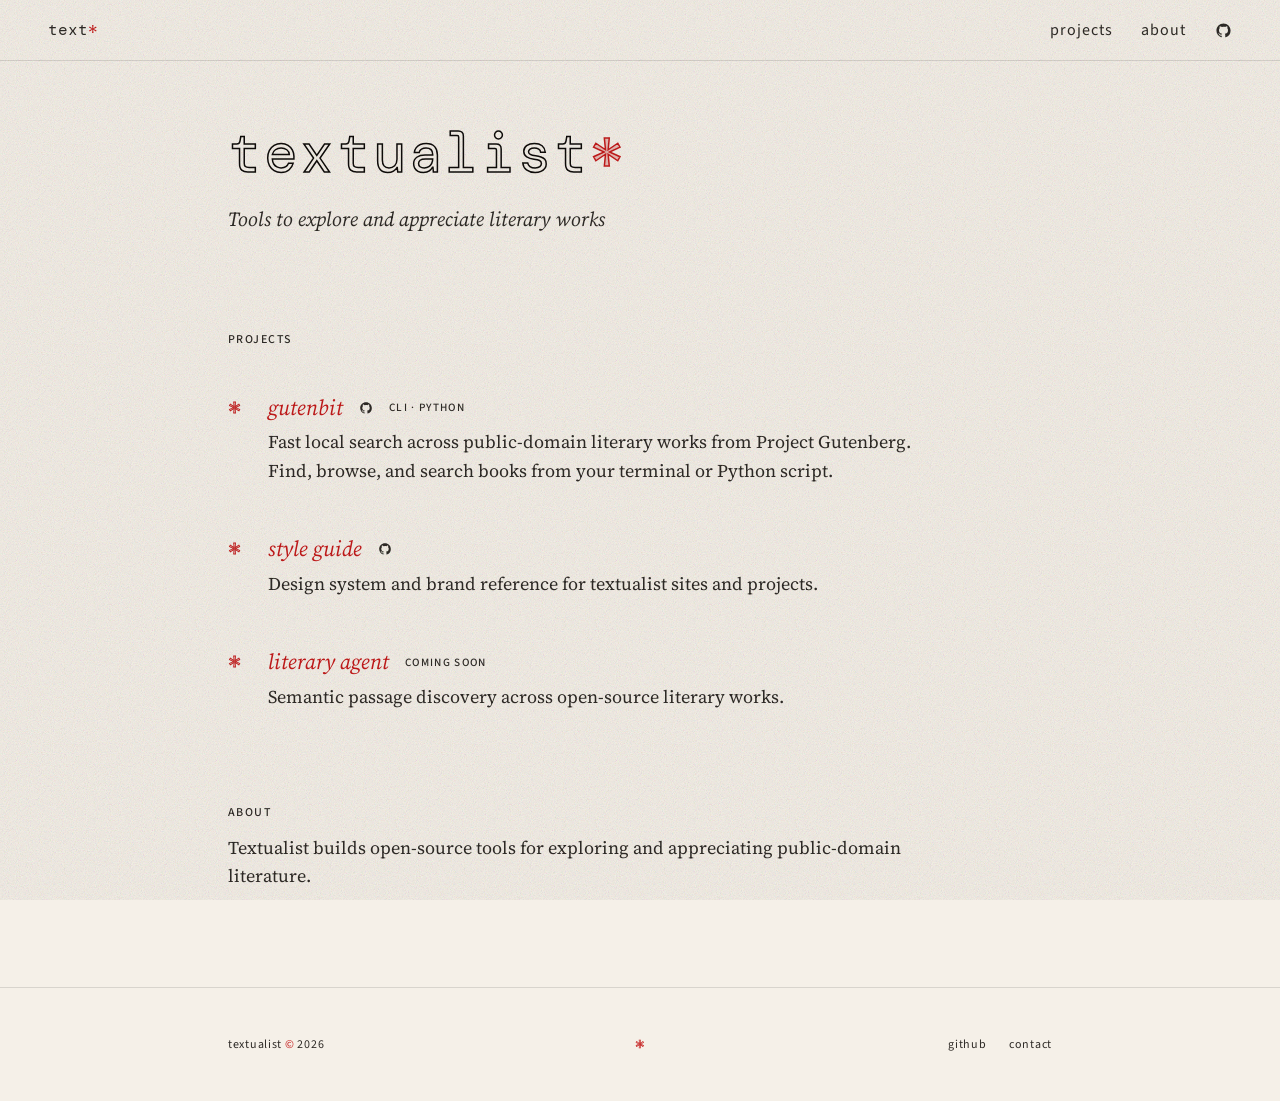
<file: index.html>
<!DOCTYPE html>
<html lang="en">
<head>
<meta charset="UTF-8">
<meta name="viewport" content="width=device-width, initial-scale=1.0, viewport-fit=cover">
<meta name="theme-color" content="#f5f0e8" media="(prefers-color-scheme: light)">
<meta name="theme-color" content="#1a1510" media="(prefers-color-scheme: dark)">
<link rel="icon" href="assets/favicon.svg" type="image/svg+xml">
<title>textualist</title>
<link rel="preconnect" href="https://fonts.googleapis.com">
<link href="https://fonts.googleapis.com/css2?family=DM+Mono:wght@400&family=Source+Sans+3:ital,wght@0,300;0,400;0,500;0,600;0,700;1,300;1,400;1,500&family=Source+Serif+4:ital,opsz,wght@0,8..60,200;0,8..60,300;0,8..60,400;0,8..60,500;0,8..60,600;0,8..60,700;1,8..60,200;1,8..60,300;1,8..60,400;1,8..60,500;1,8..60,600;1,8..60,700&display=swap" rel="stylesheet">
<link rel="stylesheet" href="css/tokens.css">
<style>
  /* ═══════════════════════════════════════
     Hero
     ═══════════════════════════════════════ */
  .hero {
    padding: 4rem 3rem 2rem;
    max-width: 920px;
    margin: 0 auto;
  }

  .hero-title {
    font-family: var(--mono);
    font-size: clamp(2.2rem, 5.5vw, 3.5rem);
    font-weight: 400;
    line-height: 1;
    letter-spacing: 0.04em;
    -webkit-text-stroke: 1.5px var(--ink);
    color: transparent;
    margin-bottom: 1.4rem;
  }
  .hero-star {
    color: rgba(196,26,26,0.25);
    -webkit-text-stroke: 1.5px var(--red);
  }

  .hero-tagline {
    font-family: var(--serif);
    font-size: 1.25rem;
    font-weight: 400;
    font-style: italic;
    line-height: 1.55;
    color: var(--muted);
    max-width: 38em;
    font-optical-sizing: auto;
  }

  /* ═══════════════════════════════════════
     Projects
     ═══════════════════════════════════════ */
  .projects-section {
    padding: 4rem 3rem 0;
    max-width: 920px;
    margin: 0 auto;
  }

  .projects-section .section-label { margin-bottom: 1.5rem; }

  .project-entry {
    display: grid;
    grid-template-columns: 2.5rem 1fr;
    gap: 0;
    padding: 1.25rem 0;
    align-items: first baseline;
  }

  .project-mark {
    font-family: var(--mono);
    font-size: 1.4rem;
    color: rgba(196,26,26,0.25);
    -webkit-text-stroke: 0.8px var(--red);
    padding-top: 0.05rem;
  }

  .project-body {}

  .project-title-row {
    display: flex;
    align-items: center;
    gap: 1rem;
    margin-bottom: 0.4rem;
  }

  .project-title {
    font-family: var(--serif);
    font-size: 1.35rem;
    font-weight: 400;
    font-style: italic;
    color: var(--red);
    text-decoration: none;
    line-height: 1.3;
  }
  .project-title:hover { color: var(--red); }

  .project-link {
    color: var(--muted);
    text-decoration: none;
    display: inline-flex;
    align-items: center;
  }
  .project-link:hover { color: var(--red); }

  .project-desc {
    font-family: var(--serif);
    font-size: 1.125rem;
    font-weight: 400;
    line-height: 1.6;
    color: var(--muted);
    max-width: 38em;
    margin-bottom: 0.5rem;
  }

  .project-tag {
    font-family: var(--sans);
    font-size: 0.7rem;
    font-weight: 500;
    letter-spacing: 0.12em;
    text-transform: uppercase;
    color: var(--muted);
  }

  .project-soon-label {
    font-family: var(--sans);
    font-size: 0.7rem;
    font-weight: 500;
    letter-spacing: 0.12em;
    text-transform: uppercase;
    color: var(--muted);
  }

  /* ═══════════════════════════════════════
     About
     ═══════════════════════════════════════ */
  .about-section {
    padding: 4rem 3rem 6rem;
    max-width: 920px;
    margin: 0 auto;
  }
  .about-text {
    font-family: var(--serif);
    font-size: 1.125rem;
    font-weight: 400;
    line-height: 1.6;
    color: var(--muted);
    max-width: 38em;
  }

  /* ═══════════════════════════════════════
     Responsive
     ═══════════════════════════════════════ */
  @media (max-width: 680px) {
    .hero { padding: 3rem 1.5rem 2rem; }
    .hero-tagline { font-size: 1.125rem; }
    .projects-section {
      padding: 1rem 1.5rem 1rem;
    }
    .about-section {
      padding: 2rem 1.5rem 4rem;
    }
  }
</style>
</head>
<body>

  <nav>
    <div class="nav-left">
      <a href="./" class="nav-brand">text<span class="brand-star">*</span></a>
    </div>
    <div class="nav-right">
      <a href="#projects" class="nav-link">projects</a>
      <a href="#about" class="nav-link">about</a>
      <a href="https://github.com/textualist" class="nav-icon" title="GitHub">
        <svg width="17" height="17" viewBox="0 0 24 24" fill="currentColor"><path d="M12 2C6.477 2 2 6.484 2 12.017c0 4.425 2.865 8.18 6.839 9.504.5.092.682-.217.682-.483 0-.237-.008-.868-.013-1.703-2.782.605-3.369-1.343-3.369-1.343-.454-1.158-1.11-1.466-1.11-1.466-.908-.62.069-.608.069-.608 1.003.07 1.531 1.032 1.531 1.032.892 1.53 2.341 1.088 2.91.832.092-.647.35-1.088.636-1.338-2.22-.253-4.555-1.113-4.555-4.951 0-1.093.39-1.988 1.029-2.688-.103-.253-.446-1.272.098-2.65 0 0 .84-.27 2.75 1.026A9.564 9.564 0 0112 6.844c.85.004 1.705.115 2.504.337 1.909-1.296 2.747-1.027 2.747-1.027.546 1.379.202 2.398.1 2.651.64.7 1.028 1.595 1.028 2.688 0 3.848-2.339 4.695-4.566 4.943.359.309.678.92.678 1.855 0 1.338-.012 2.419-.012 2.747 0 .268.18.58.688.482A10.019 10.019 0 0022 12.017C22 6.484 17.522 2 12 2z"/></svg>
      </a>
    </div>
  </nav>

  <section class="hero">
    <h1 class="hero-title">textualist<span class="hero-star">*</span></h1>
    <p class="hero-tagline">Tools to explore and appreciate literary works</p>
  </section>

  <section class="projects-section" id="projects">
    <div class="section-label">Projects</div>
    <div class="project-entry">
      <span class="project-mark">*</span>
      <div class="project-body">
        <div class="project-title-row">
          <a href="https://gutenbit.textualist.org" class="project-title">gutenbit</a>
          <a href="https://github.com/textualist/gutenbit" class="project-link" title="GitHub"><svg width="14" height="14" viewBox="0 0 24 24" fill="currentColor"><path d="M12 2C6.477 2 2 6.484 2 12.017c0 4.425 2.865 8.18 6.839 9.504.5.092.682-.217.682-.483 0-.237-.008-.868-.013-1.703-2.782.605-3.369-1.343-3.369-1.343-.454-1.158-1.11-1.466-1.11-1.466-.908-.62.069-.608.069-.608 1.003.07 1.531 1.032 1.531 1.032.892 1.53 2.341 1.088 2.91.832.092-.647.35-1.088.636-1.338-2.22-.253-4.555-1.113-4.555-4.951 0-1.093.39-1.988 1.029-2.688-.103-.253-.446-1.272.098-2.65 0 0 .84-.27 2.75 1.026A9.564 9.564 0 0112 6.844c.85.004 1.705.115 2.504.337 1.909-1.296 2.747-1.027 2.747-1.027.546 1.379.202 2.398.1 2.651.64.7 1.028 1.595 1.028 2.688 0 3.848-2.339 4.695-4.566 4.943.359.309.678.92.678 1.855 0 1.338-.012 2.419-.012 2.747 0 .268.18.58.688.482A10.019 10.019 0 0022 12.017C22 6.484 17.522 2 12 2z"/></svg></a>
          <span class="project-tag">CLI &middot; Python</span>
        </div>
        <p class="project-desc">Fast local search across public-domain literary works from Project Gutenberg. Find, browse, and search books from your terminal or Python script.</p>
      </div>
    </div>

    <div class="project-entry">
      <span class="project-mark">*</span>
      <div class="project-body">
        <div class="project-title-row">
          <a href="style-guide/" class="project-title">style guide</a>
          <a href="https://github.com/textualist/textualist.github.io/tree/main/style-guide" class="project-link" title="GitHub"><svg width="14" height="14" viewBox="0 0 24 24" fill="currentColor"><path d="M12 2C6.477 2 2 6.484 2 12.017c0 4.425 2.865 8.18 6.839 9.504.5.092.682-.217.682-.483 0-.237-.008-.868-.013-1.703-2.782.605-3.369-1.343-3.369-1.343-.454-1.158-1.11-1.466-1.11-1.466-.908-.62.069-.608.069-.608 1.003.07 1.531 1.032 1.531 1.032.892 1.53 2.341 1.088 2.91.832.092-.647.35-1.088.636-1.338-2.22-.253-4.555-1.113-4.555-4.951 0-1.093.39-1.988 1.029-2.688-.103-.253-.446-1.272.098-2.65 0 0 .84-.27 2.75 1.026A9.564 9.564 0 0112 6.844c.85.004 1.705.115 2.504.337 1.909-1.296 2.747-1.027 2.747-1.027.546 1.379.202 2.398.1 2.651.64.7 1.028 1.595 1.028 2.688 0 3.848-2.339 4.695-4.566 4.943.359.309.678.92.678 1.855 0 1.338-.012 2.419-.012 2.747 0 .268.18.58.688.482A10.019 10.019 0 0022 12.017C22 6.484 17.522 2 12 2z"/></svg></a>
        </div>
        <p class="project-desc">Design system and brand reference for textualist sites and projects.</p>
      </div>
    </div>

    <div class="project-entry">
      <span class="project-mark">*</span>
      <div class="project-body">
        <div class="project-title-row">
          <span class="project-title">literary agent</span>
          <span class="project-soon-label">Coming soon</span>
        </div>
        <p class="project-desc">Semantic passage discovery across open-source literary works.</p>
      </div>
    </div>
  </section>

  <section class="about-section" id="about">
    <div class="section-label">About</div>
    <p class="about-text">Textualist builds open-source tools for exploring and appreciating public-domain literature.</p>
  </section>

  <div class="footer-wrap">
    <footer>
      <div class="footer-inner">
        <span class="footer-copy">textualist <span class="footer-copy-symbol">&copy;</span> 2026</span>
        <span class="footer-ornament">*</span>
        <div class="footer-links">
          <a href="https://github.com/textualist" class="footer-link">github</a>
          <a href="mailto:hello@textualist.org" class="footer-link">contact</a>
        </div>
      </div>
    </footer>
  </div>

</body>
</html>
</file>
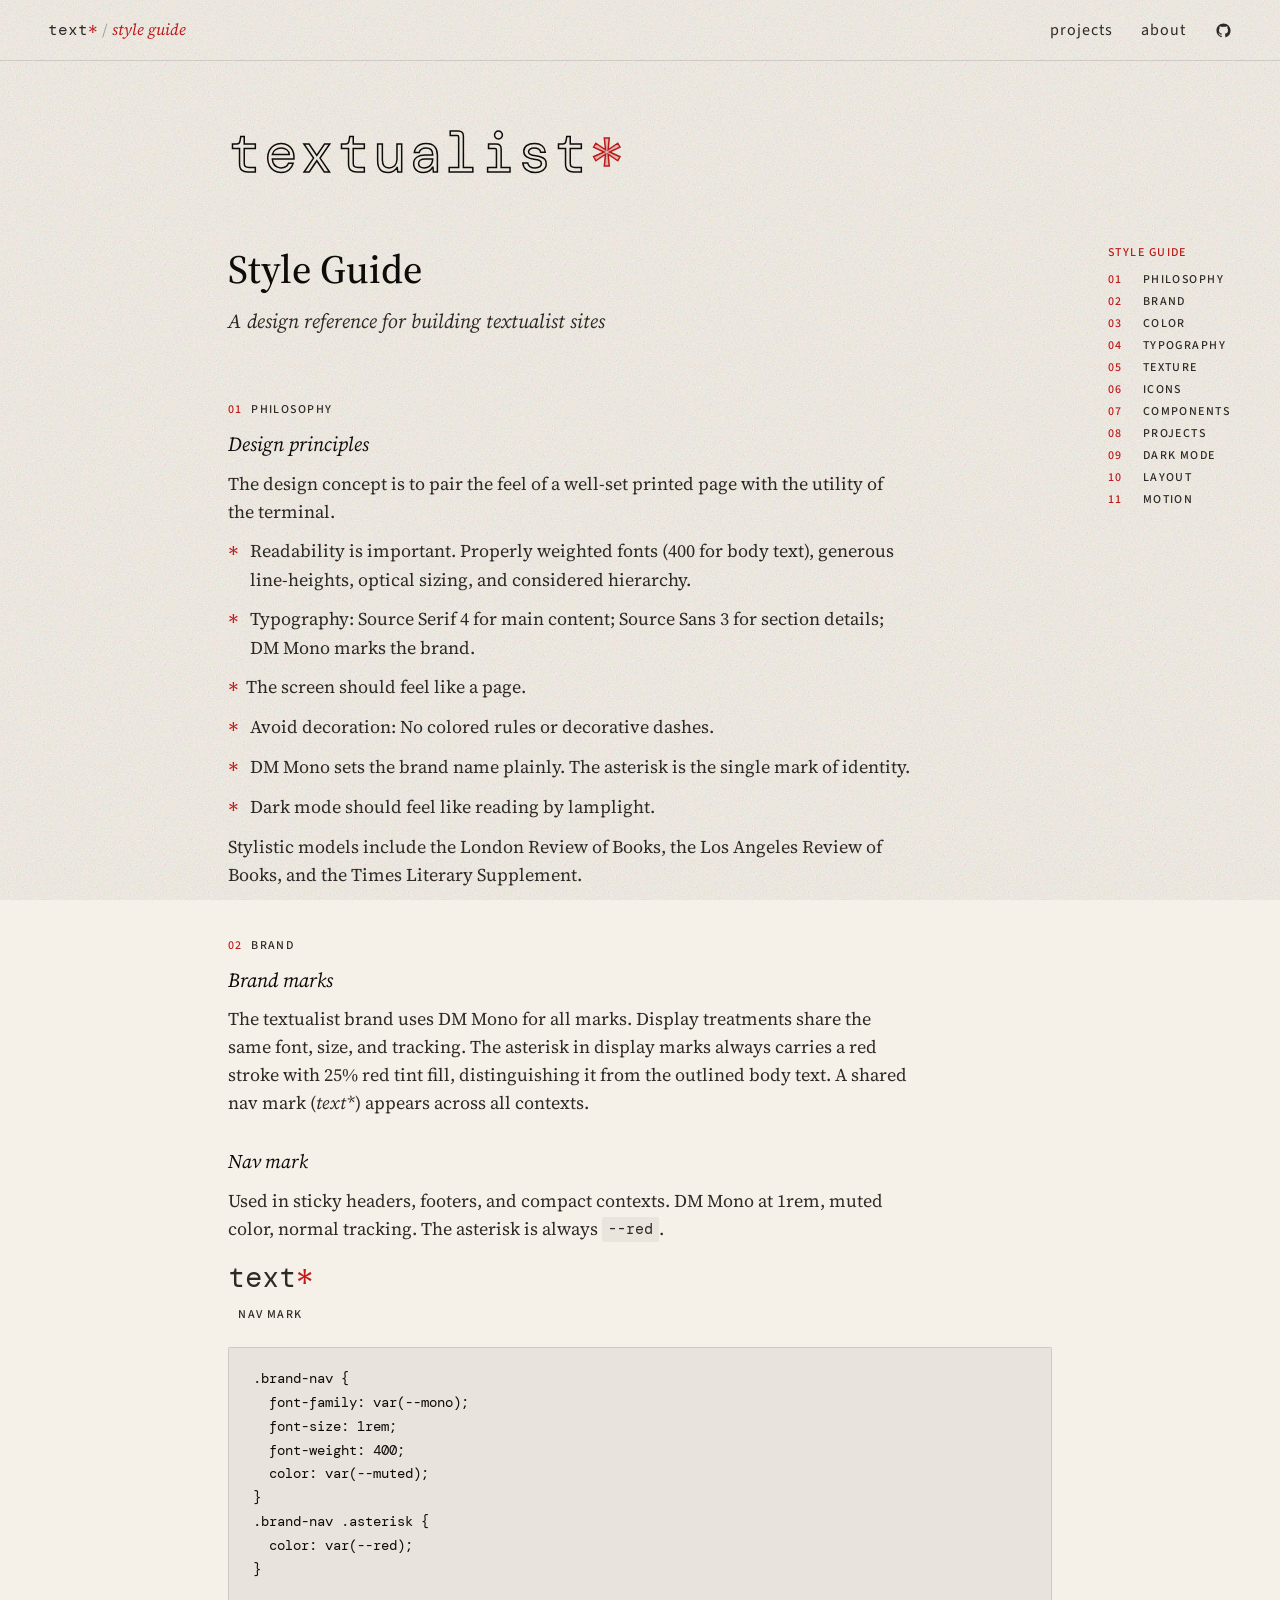
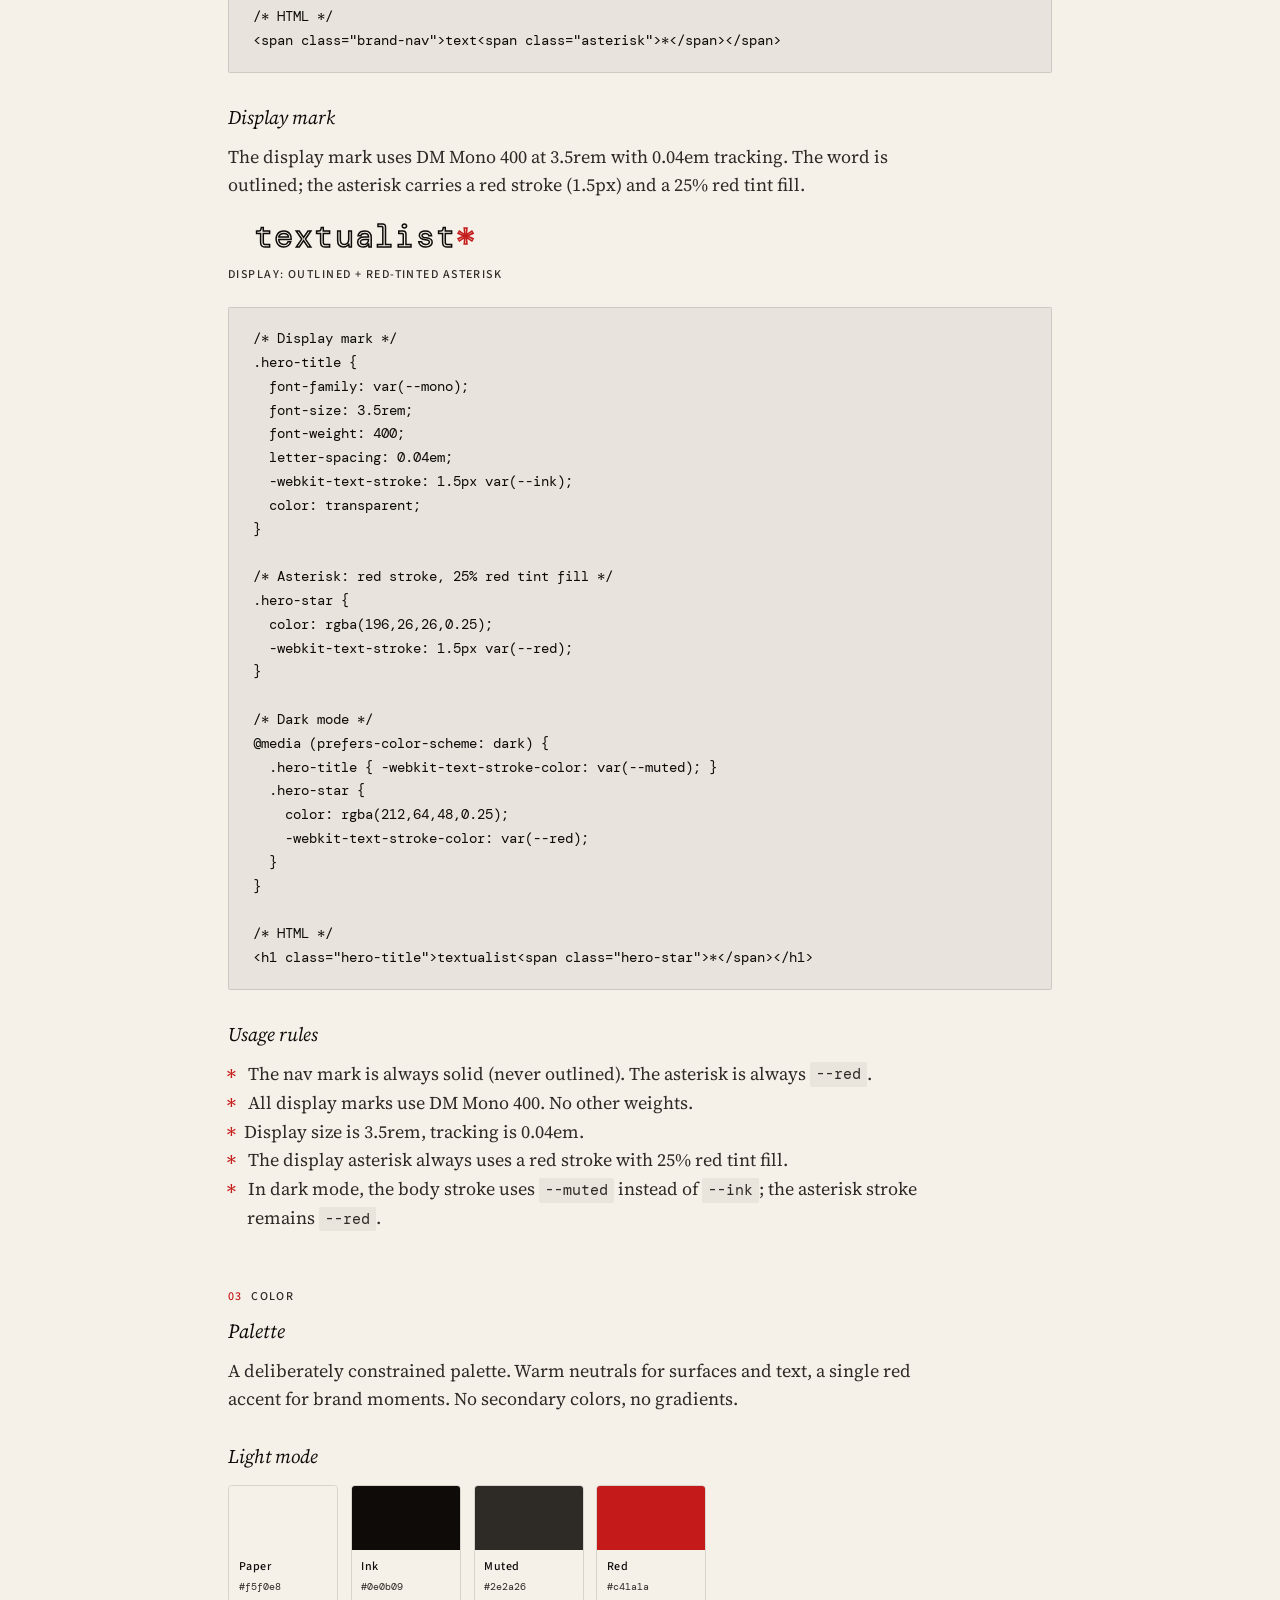
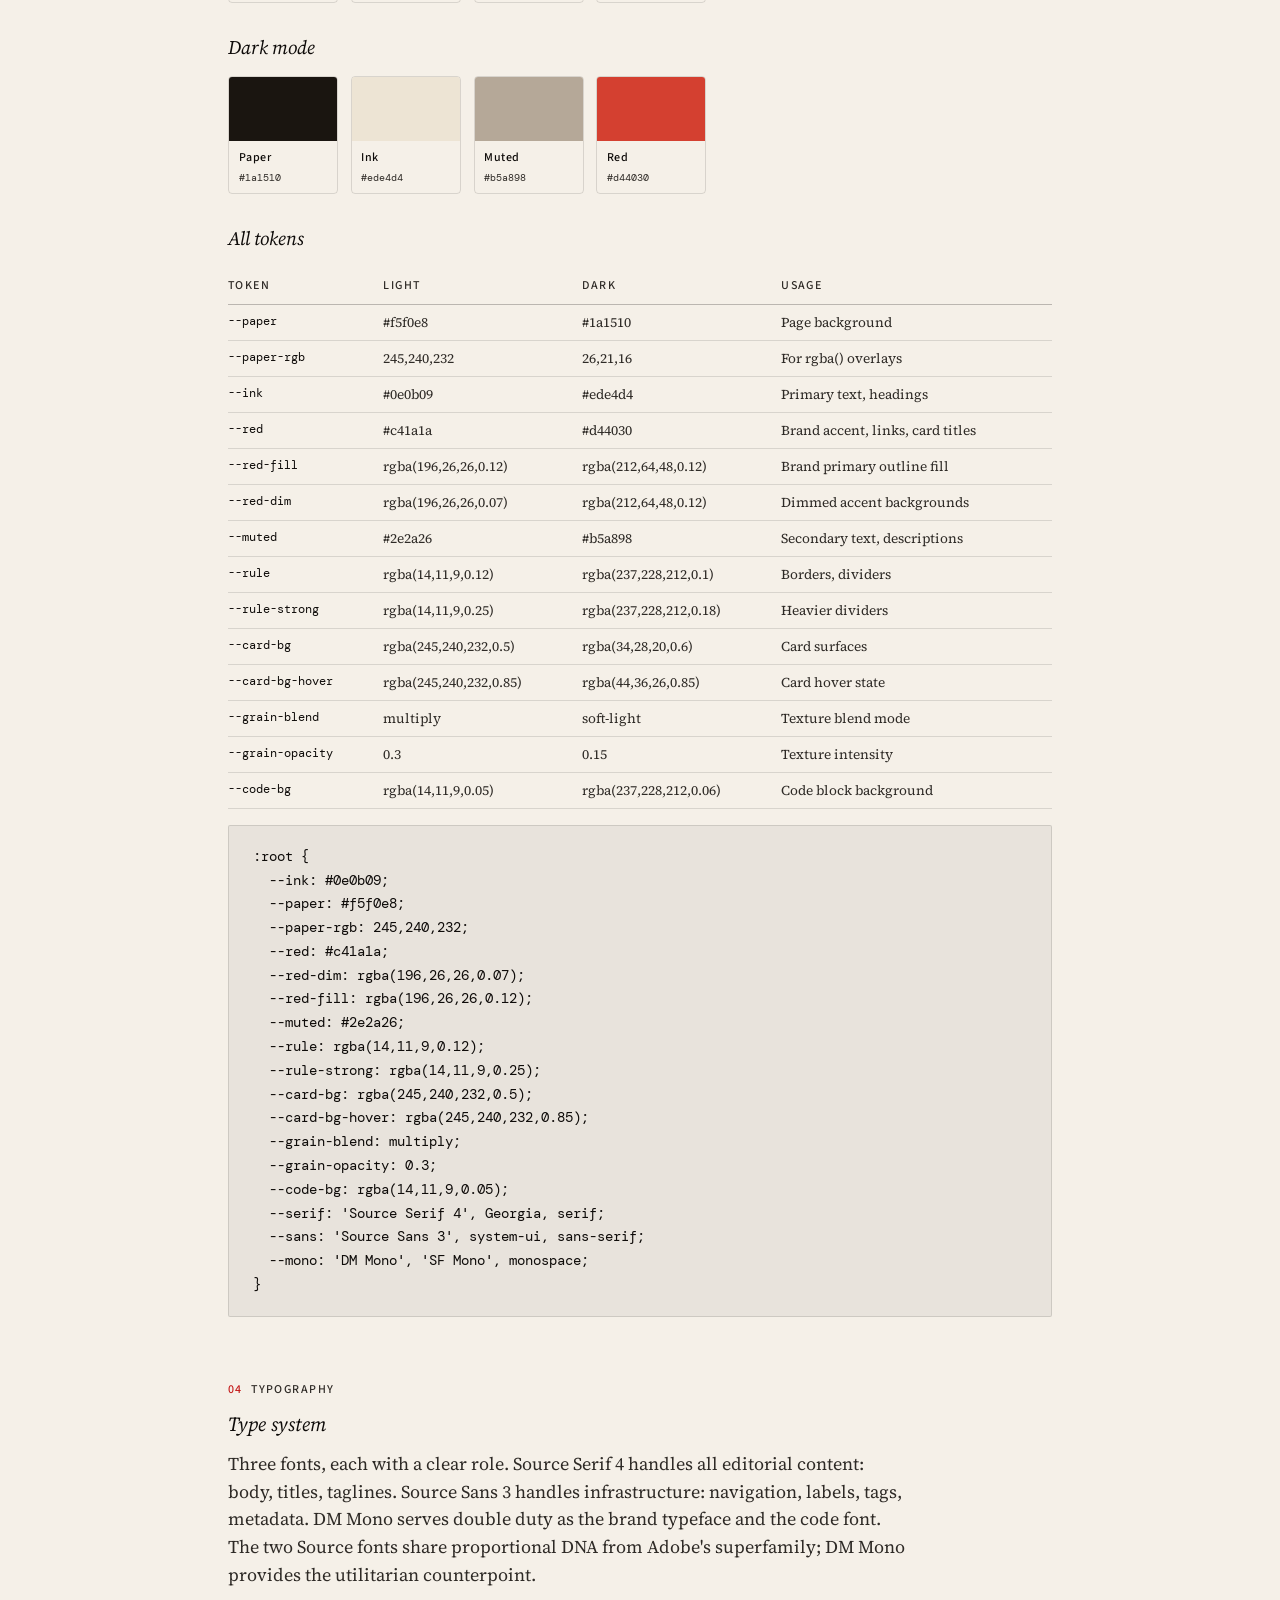
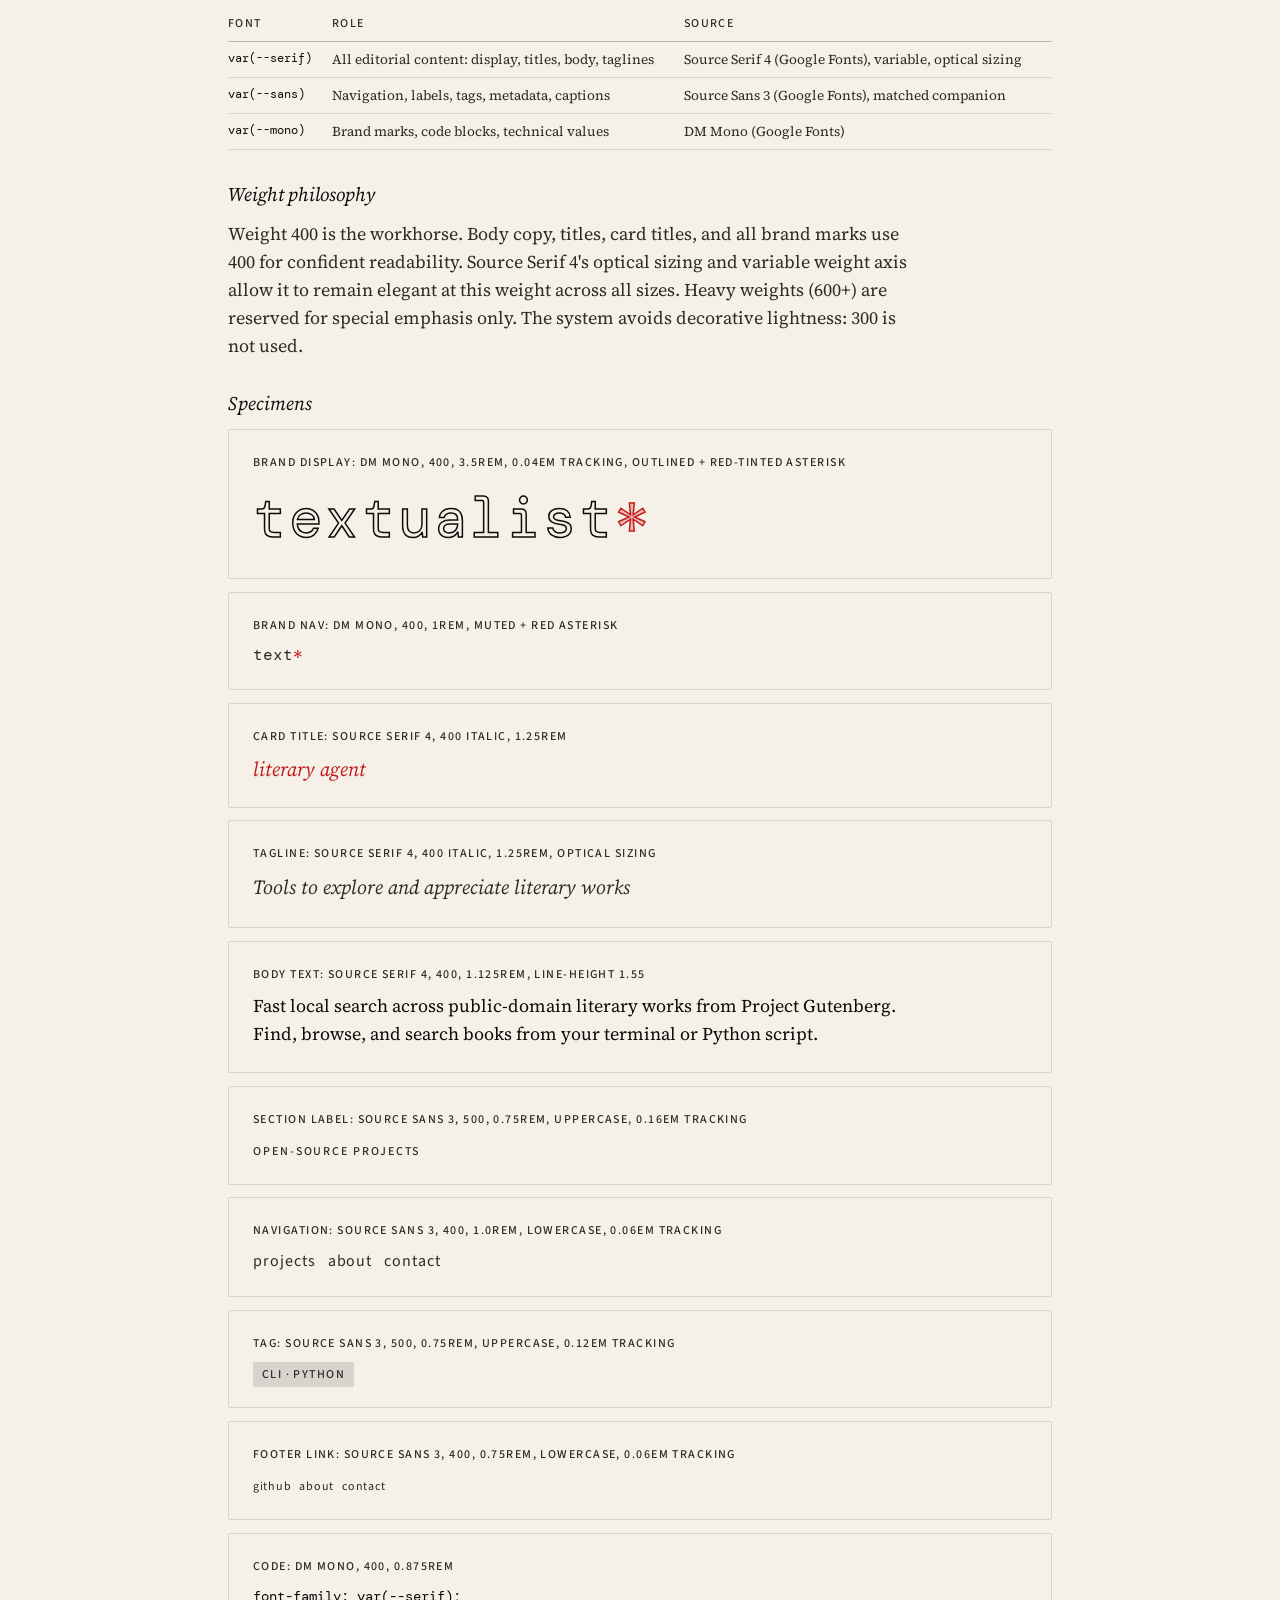
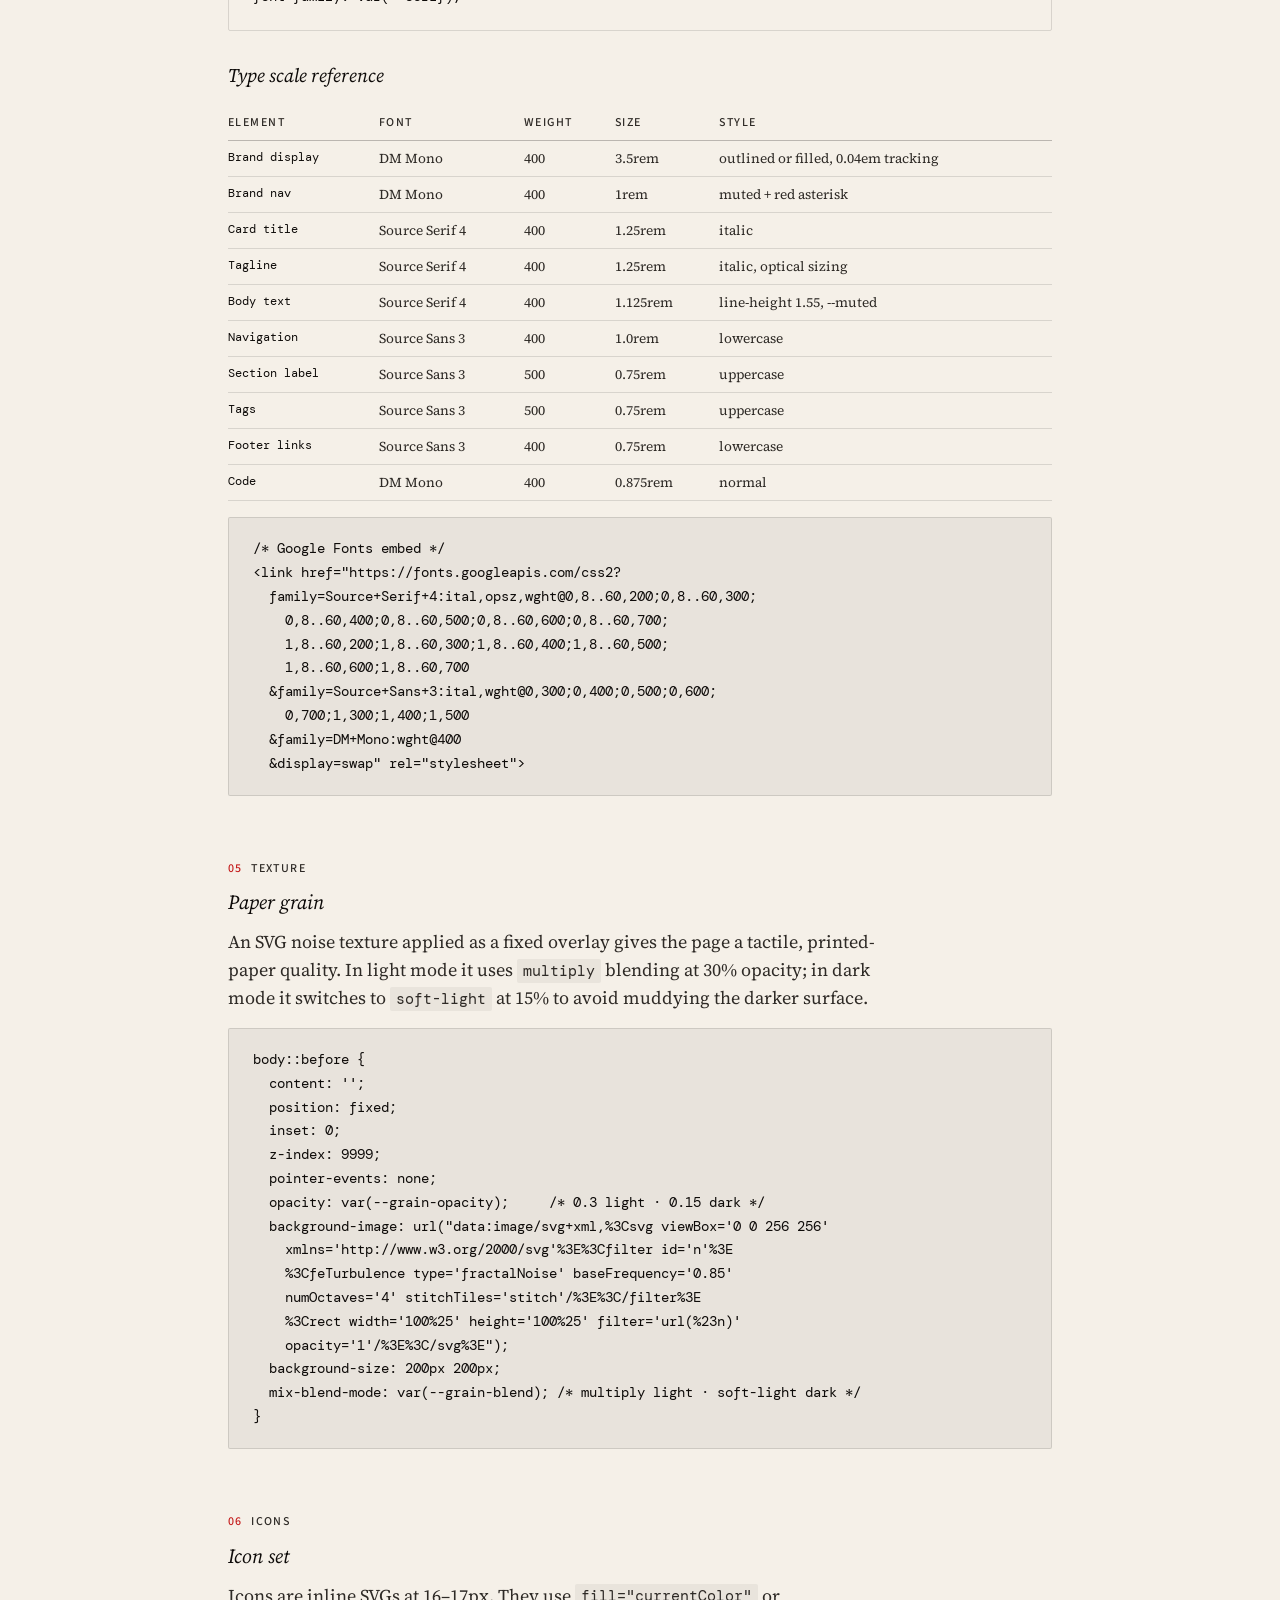
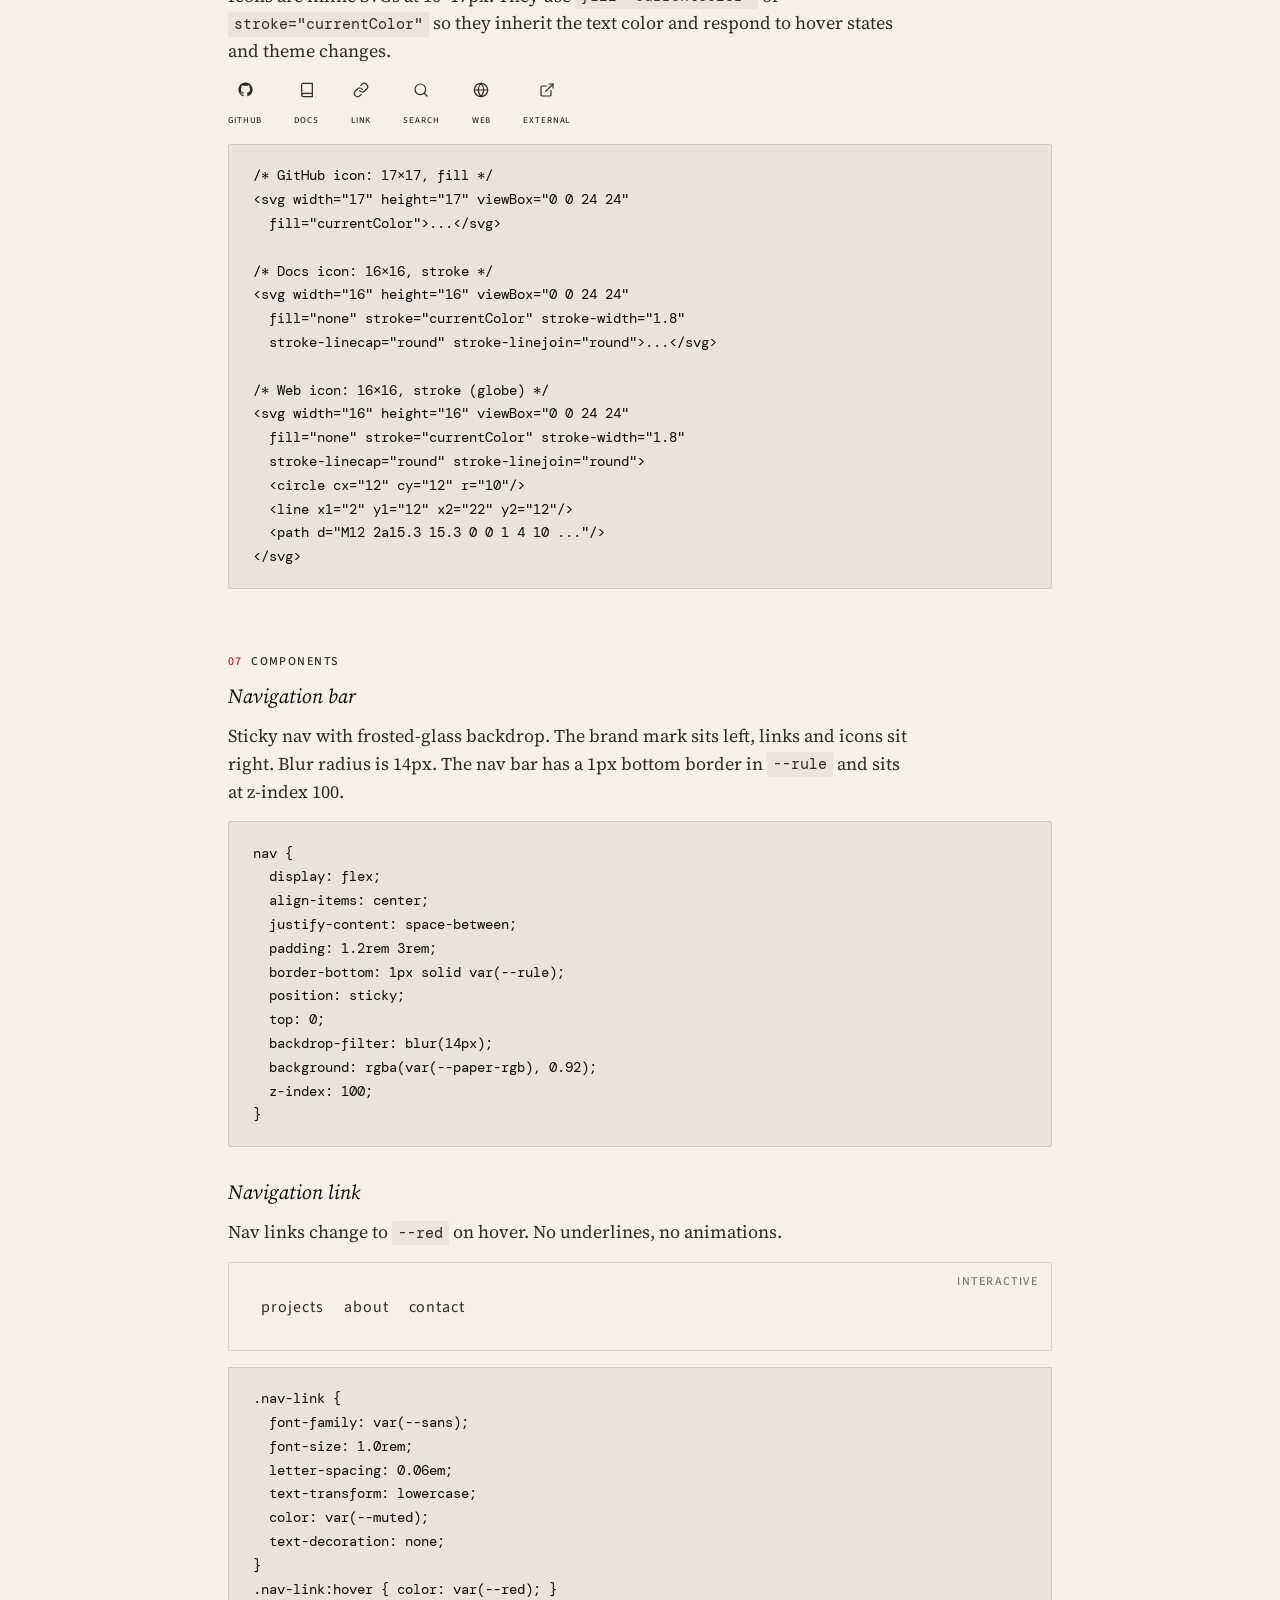
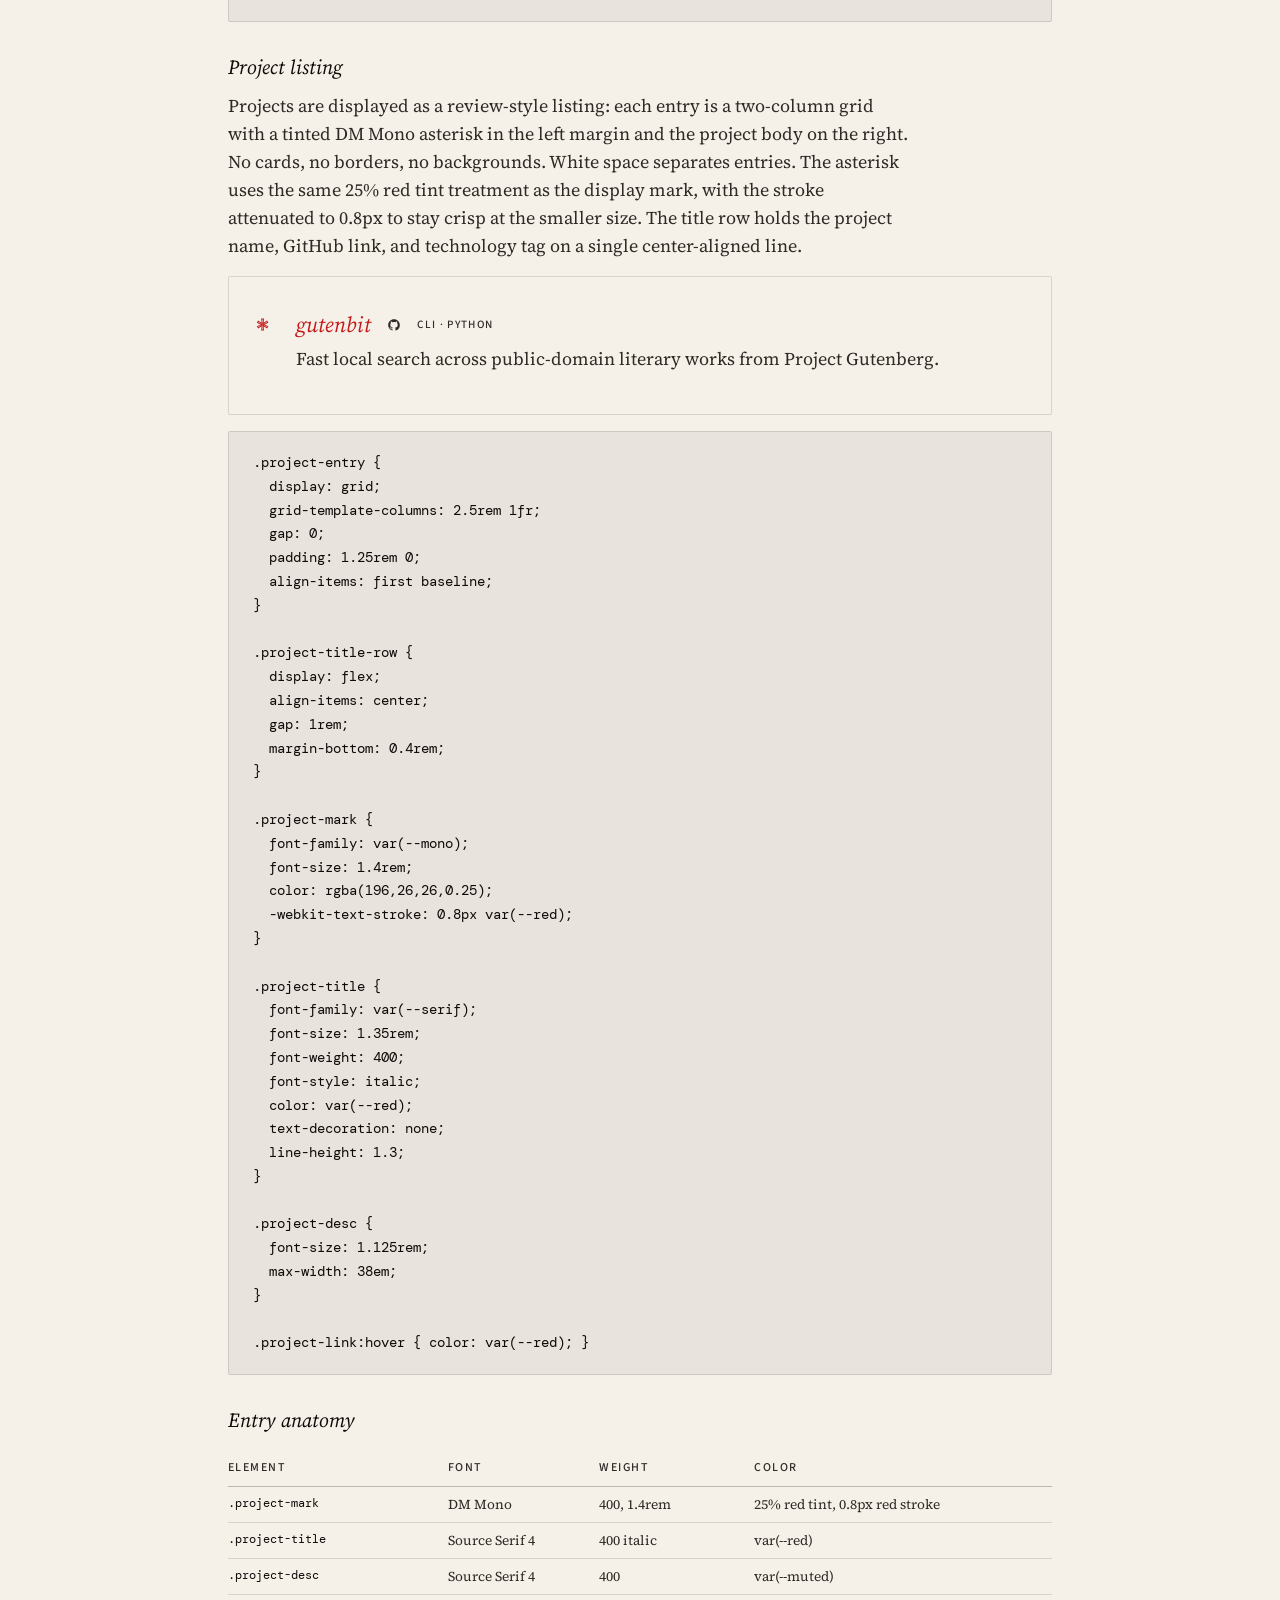
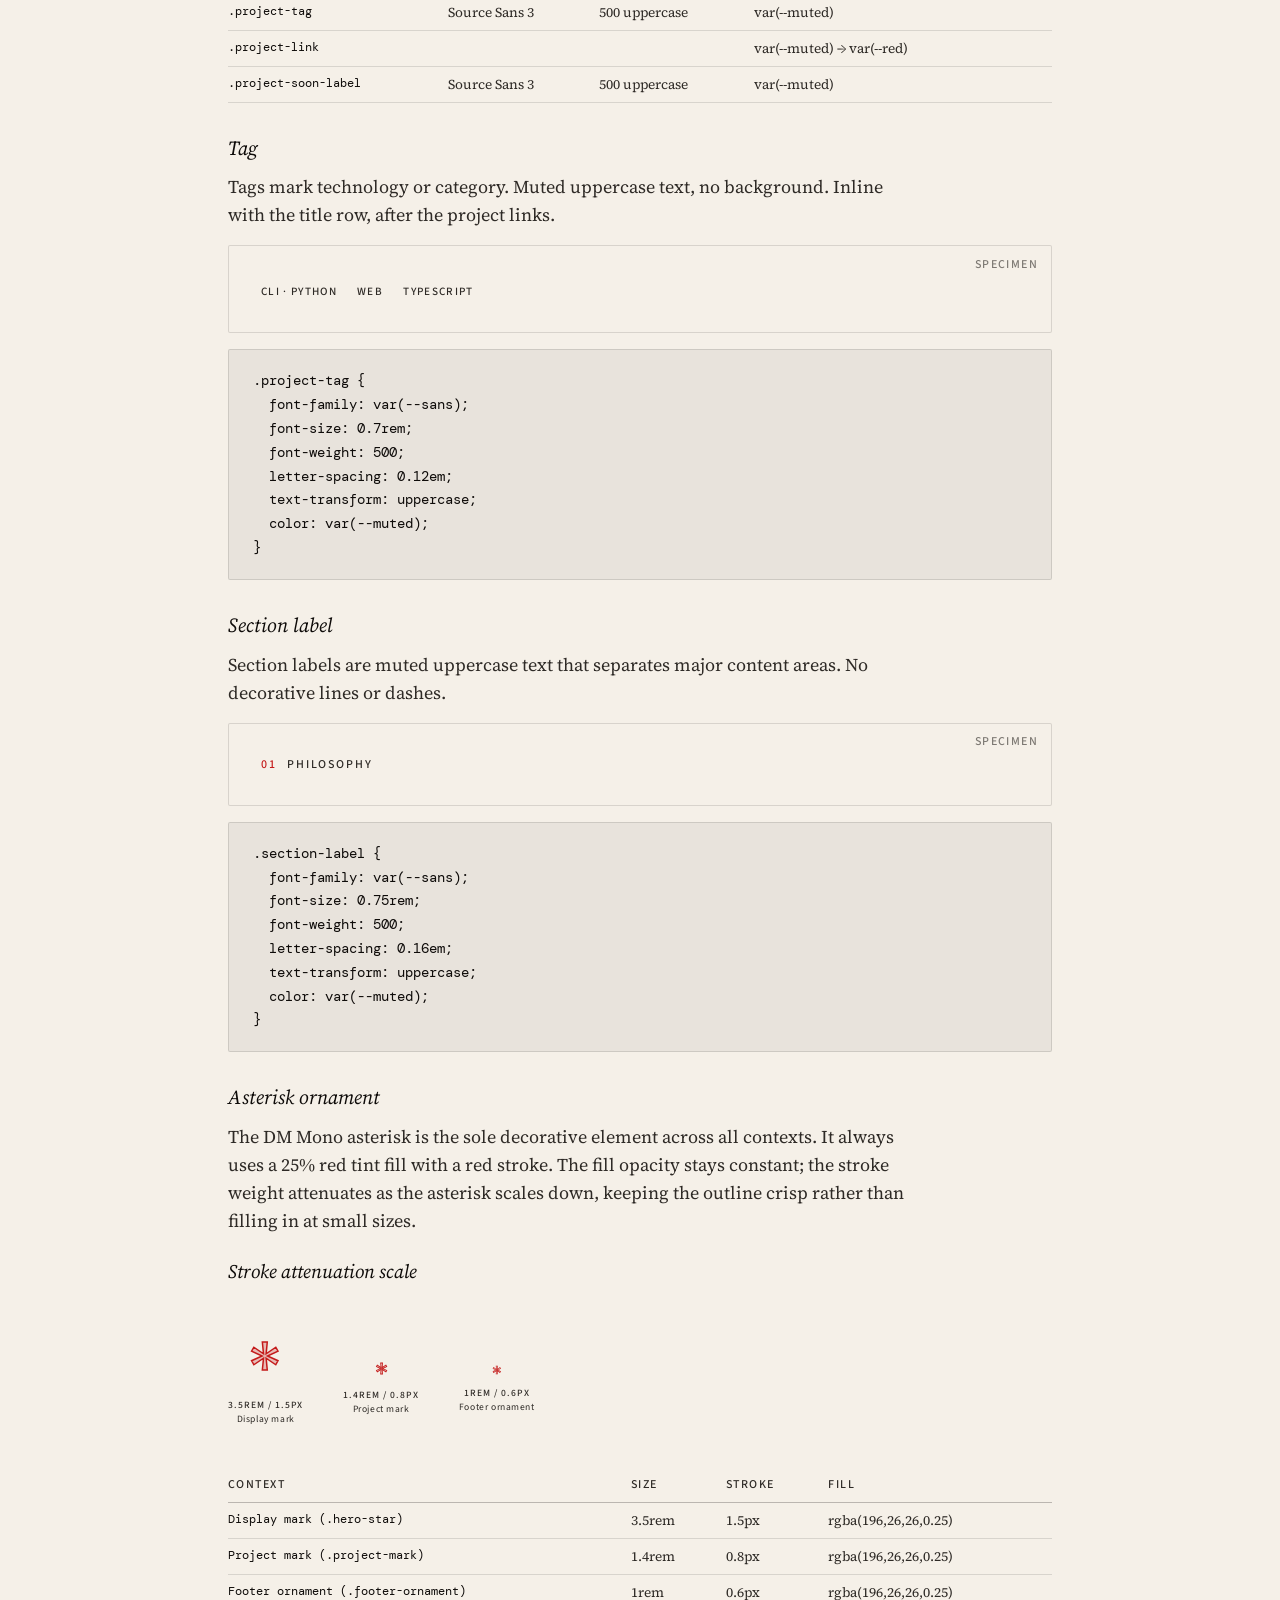
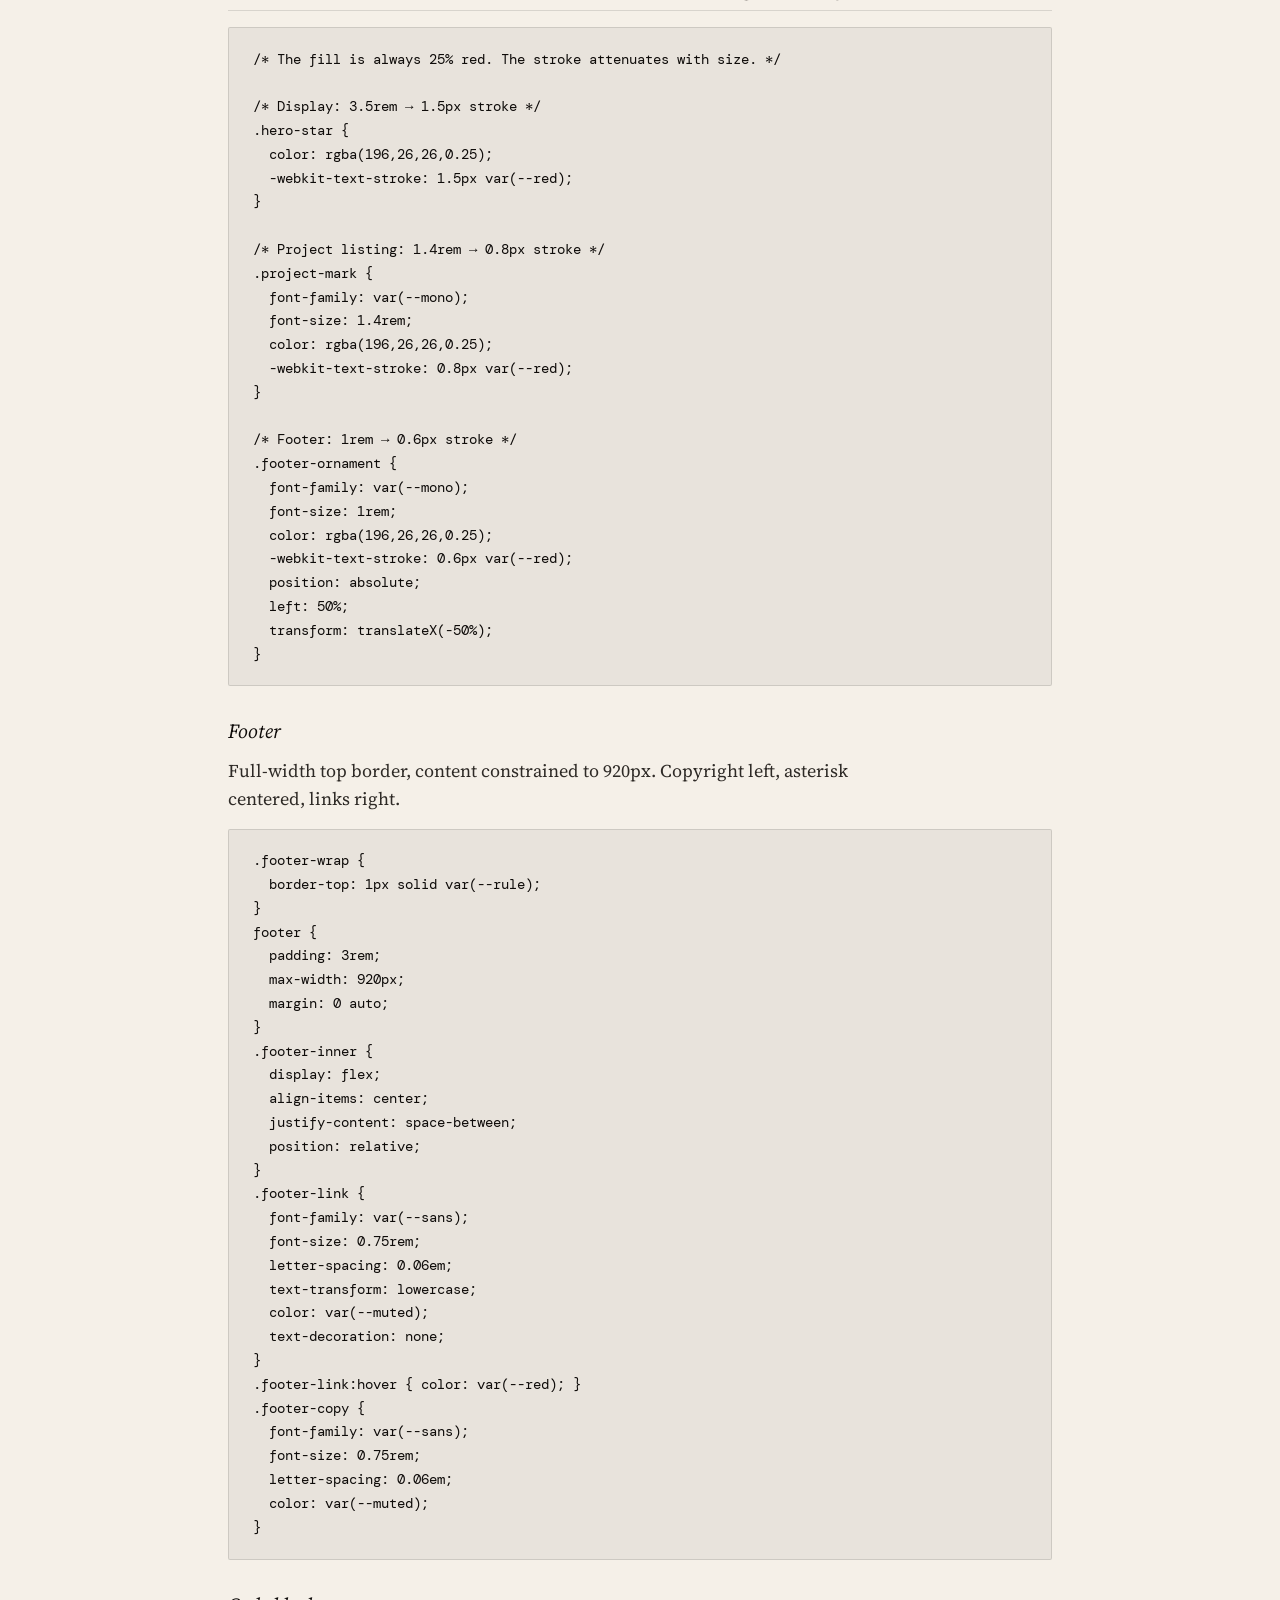
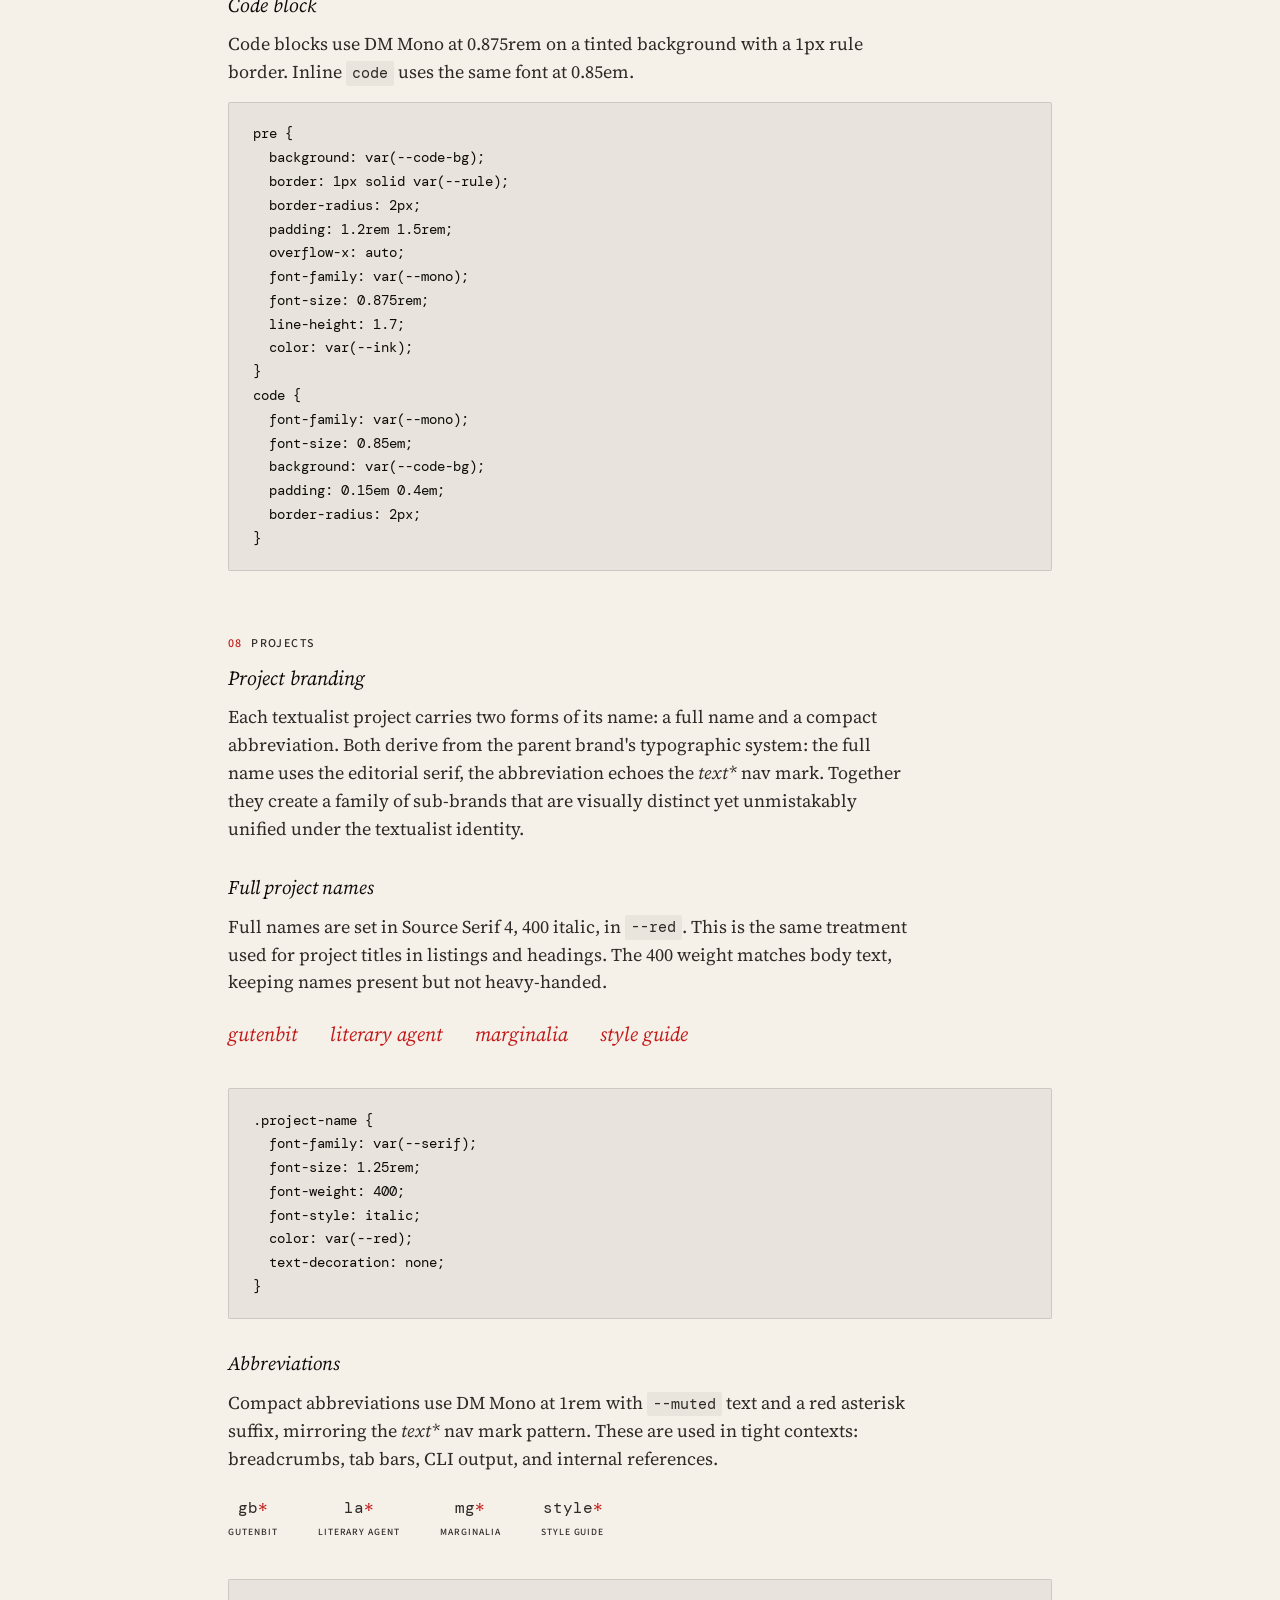
<file: style-guide/index.html>
<!doctype html>
<html lang="en">
    <head>
        <meta charset="UTF-8" />
        <meta
            name="viewport"
            content="width=device-width, initial-scale=1.0, viewport-fit=cover"
        />
        <meta
            name="theme-color"
            content="#f5f0e8"
            media="(prefers-color-scheme: light)"
        />
        <meta
            name="theme-color"
            content="#1a1510"
            media="(prefers-color-scheme: dark)"
        />
        <link rel="icon" href="../assets/favicon.svg" type="image/svg+xml" />
        <title>textualist: Style Guide</title>
        <link rel="preconnect" href="https://fonts.googleapis.com" />
        <link
            href="https://fonts.googleapis.com/css2?family=DM+Mono:wght@400&family=Source+Sans+3:ital,wght@0,300;0,400;0,500;0,600;0,700;1,300;1,400;1,500&family=Source+Serif+4:ital,opsz,wght@0,8..60,200;0,8..60,300;0,8..60,400;0,8..60,500;0,8..60,600;0,8..60,700;1,8..60,200;1,8..60,300;1,8..60,400;1,8..60,500;1,8..60,600;1,8..60,700&display=swap"
            rel="stylesheet"
        />
        <link rel="stylesheet" href="../css/tokens.css" />
        <style>
            /* Force mode for preview panels */
            .force-light {
                --ink: #0e0b09;
                --paper: #f5f0e8;
                --paper-rgb: 245, 240, 232;
                --red: #c41a1a;
                --red-dim: rgba(196, 26, 26, 0.07);
                --muted: #2e2a26;
                --rule: rgba(14, 11, 9, 0.12);
                --card-bg: rgba(245, 240, 232, 0.5);
                --code-bg: rgba(14, 11, 9, 0.05);
            }
            .force-dark {
                --ink: #ede4d4;
                --paper: #1a1510;
                --paper-rgb: 26, 21, 16;
                --red: #d44030;
                --red-dim: rgba(212, 64, 48, 0.12);
                --muted: #b5a898;
                --rule: rgba(237, 228, 212, 0.1);
                --card-bg: rgba(34, 28, 20, 0.6);
                --code-bg: rgba(237, 228, 212, 0.06);
            }

            /* ═══════════════════════════════════════
     Page frame
     ═══════════════════════════════════════ */
            .guide {
                max-width: 920px;
                margin: 0 auto;
                padding: 0 3rem 6rem;
            }

            .hero {
                padding: 4rem 3rem 1rem;
                max-width: 920px;
                margin: 0 auto;
            }
            .hero-title {
                font-family: var(--mono);
                font-size: clamp(2.2rem, 5.5vw, 3.5rem);
                font-weight: 400;
                line-height: 1;
                letter-spacing: 0.04em;
                -webkit-text-stroke: 1.5px var(--ink);
                color: transparent;
                margin-bottom: 4rem;
            }
            .hero-star {
                color: rgba(196, 26, 26, 0.25);
                -webkit-text-stroke: 1.5px var(--red);
            }
            .page-title {
                font-family: var(--serif);
                font-size: 2.5rem;
                font-weight: 500;
                line-height: 1.2;
                margin-bottom: 0.8rem;
                font-optical-sizing: auto;
            }
            .hero-tagline {
                font-family: var(--serif);
                font-size: 1.25rem;
                font-weight: 400;
                font-style: italic;
                line-height: 1.55;
                color: var(--muted);
                max-width: 520px;
                font-optical-sizing: auto;
            }

            /* Brand display marks (specimens only) */
            .brand-primary {
                font-family: var(--mono);
                font-size: 3.5rem;
                font-weight: 400;
                letter-spacing: 0.04em;
                -webkit-text-stroke: 1.5px var(--ink);
                color: transparent;
            }

            /* ═══════════════════════════════════════
     Sections
     ═══════════════════════════════════════ */
            .section {
                padding: 3rem 0 0;
            }
            .section-label .num {
                color: var(--red);
                margin-right: 0.4em;
            }
            .section h2 {
                font-family: var(--serif);
                font-size: 1.25rem;
                font-weight: 400;
                font-style: italic;
                margin-bottom: 0.8rem;
                line-height: 1.3;
                font-optical-sizing: auto;
            }
            .section p,
            .section li {
                font-size: 1.125rem;
                font-weight: 400;
                line-height: 1.55;
                color: var(--muted);
                max-width: 38em;
            }
            .section p + p {
                margin-top: 0.7rem;
            }
            .section p.principle {
                padding-left: 1.2em;
                text-indent: -1.2em;
            }
            .section p.principle::before {
                content: "*";
                color: var(--red);
                font-family: var(--mono);
                margin-right: 0.4em;
            }
            .section ul {
                list-style: none;
                margin: 0.5rem 0;
                padding-left: 1.2em;
            }
            .section li {
                text-indent: -1.2em;
                padding-left: 0;
            }
            .section li::before {
                content: "*";
                color: var(--red);
                margin-right: 0.4em;
                font-family: var(--mono);
            }

            /* ═══════════════════════════════════════
     Swatches
     ═══════════════════════════════════════ */
            .swatch-row {
                display: flex;
                gap: 0.8rem;
                flex-wrap: wrap;
                margin: 1rem 0;
            }
            .swatch {
                width: 110px;
                border-radius: 4px;
                overflow: hidden;
                border: 1px solid var(--rule);
            }
            .swatch-color {
                height: 64px;
            }
            .swatch-info {
                padding: 0.5rem 0.6rem;
                font-family: var(--mono);
                font-size: 0.65rem;
                line-height: 1.5;
                color: var(--muted);
            }
            .swatch-name {
                font-family: var(--sans);
                font-size: 0.75rem;
                font-weight: 500;
                letter-spacing: 0.04em;
                color: var(--ink);
                display: block;
                margin-bottom: 0.15rem;
            }

            /* ═══════════════════════════════════════
     Typography specimens
     ═══════════════════════════════════════ */
            .specimen {
                border: 1px solid var(--rule);
                border-radius: 2px;
                padding: 1.5rem;
                margin: 0.8rem 0;
            }
            .specimen-label {
                font-family: var(--sans);
                font-size: 0.75rem;
                font-weight: 500;
                letter-spacing: 0.12em;
                text-transform: uppercase;
                color: var(--muted);
                margin-bottom: 0.6rem;
            }

            /* ═══════════════════════════════════════
     Mode preview panels
     ═══════════════════════════════════════ */
            .mode-row {
                display: grid;
                grid-template-columns: 1fr 1fr;
                gap: 1rem;
                margin: 1rem 0;
            }
            .mode-panel {
                border-radius: 4px;
                padding: 2rem;
                border: 1px solid var(--rule);
                position: relative;
            }
            .mode-panel .mode-badge {
                position: absolute;
                top: 0.8rem;
                right: 0.8rem;
                font-family: var(--sans);
                font-size: 0.55rem;
                font-weight: 500;
                letter-spacing: 0.1em;
                text-transform: uppercase;
                color: var(--muted);
            }
            .mode-panel .brand-demo {
                font-family: var(--mono);
                font-size: 1.25rem;
                font-weight: 400;
                color: var(--muted);
                margin-bottom: 0.6rem;
            }
            .mode-panel .brand-demo .brand-star {
                color: var(--red);
            }
            .mode-panel .body-demo {
                font-family: var(--serif);
                font-size: 1.125rem;
                font-weight: 400;
                line-height: 1.55;
                color: var(--muted);
            }
            .mode-panel .tag-demo {
                display: inline-block;
                margin-top: 0.8rem;
                font-family: var(--sans);
                font-size: 0.75rem;
                font-weight: 500;
                letter-spacing: 0.12em;
                text-transform: uppercase;
                color: var(--muted);
                background: var(--rule);
                padding: 0.25rem 0.55rem;
                border-radius: 1px;
            }

            /* ═══════════════════════════════════════
     Brand marks
     ═══════════════════════════════════════ */
            .brandmark-row {
                display: flex;
                gap: 2.5rem;
                align-items: center;
                flex-wrap: wrap;
                margin: 1rem 0 1.5rem;
            }
            .brandmark {
                text-align: center;
            }
            .brandmark-label {
                font-family: var(--sans);
                font-size: 0.75rem;
                font-weight: 500;
                letter-spacing: 0.12em;
                text-transform: uppercase;
                color: var(--muted);
                margin-top: 0.6rem;
            }

            /* ═══════════════════════════════════════
     Component examples
     ═══════════════════════════════════════ */
            .component-demo {
                border: 1px solid var(--rule);
                border-radius: 2px;
                padding: 1.5rem;
                margin: 1rem 0;
                background: var(--card-bg);
            }
            .component-demo.card-demo {
                padding: 1.5rem 1.7rem;
            }
            .card-demo-links {
                display: flex;
                gap: 0.7rem;
                align-items: center;
            }
            .card-demo-link {
                color: var(--muted);
                display: inline-flex;
                cursor: pointer;
            }
            .card-demo-link:hover {
                color: var(--red);
            }

            /* Interactive component demos */
            .live-demo {
                border: 1px solid var(--rule);
                border-radius: 2px;
                padding: 2rem;
                margin: 1rem 0;
                background: var(--card-bg);
                position: relative;
            }
            .live-demo-label {
                position: absolute;
                top: 0.6rem;
                right: 0.8rem;
                font-family: var(--sans);
                font-size: 0.75rem;
                font-weight: 500;
                letter-spacing: 0.12em;
                text-transform: uppercase;
                color: var(--muted);
                opacity: 0.6;
            }

            /* ═══════════════════════════════════════
     Token table
     ═══════════════════════════════════════ */
            .token-table {
                width: 100%;
                border-collapse: collapse;
                margin: 1rem 0;
                font-size: 0.85rem;
            }
            .token-table th {
                font-family: var(--sans);
                font-size: 0.75rem;
                font-weight: 500;
                letter-spacing: 0.12em;
                text-transform: uppercase;
                color: var(--muted);
                text-align: left;
                padding: 0.6rem 1rem 0.6rem 0;
                border-bottom: 1px solid var(--rule-strong);
            }
            .token-table td {
                padding: 0.5rem 1rem 0.5rem 0;
                border-bottom: 1px solid var(--rule);
                vertical-align: top;
                font-weight: 400;
                color: var(--muted);
            }
            .token-table td:first-child {
                font-family: var(--mono);
                font-size: 0.75rem;
                color: var(--ink);
                font-weight: 400;
            }

            /* ═══════════════════════════════════════
     Floating sidenote TOC
     ═══════════════════════════════════════ */
            .toc {
                position: fixed;
                top: 15.34rem;
                left: calc(50% + 460px + 0.5rem);
                width: auto;
                display: flex;
                flex-direction: column;
                gap: 0.4rem;
                z-index: 50;
                border: none;
                background: none;
                backdrop-filter: none;
                padding: 0;
                align-items: flex-start;
            }
            .toc a {
                font-family: var(--sans);
                font-size: 0.75rem;
                font-weight: 500;
                letter-spacing: 0.12em;
                text-transform: uppercase;
                color: var(--muted);
                text-decoration: none;
                line-height: 1.3;
                white-space: nowrap;
                border: none;
                display: block;
            }
            .toc a:hover {
                color: var(--red);
            }
            .toc a.active {
                color: var(--red);
            }
            .toc-title {
                color: var(--red);
                font-weight: 700;
                text-transform: none;
                margin-bottom: 0.3rem;
            }
            .toc .toc-num {
                color: var(--red);
                display: inline-block;
                width: 2.2em;
                margin-right: 0.4em;
            }
            @media (max-width: 1200px) {
                .toc {
                    display: none;
                }
            }

            /* ═══════════════════════════════════════
     Mobile TOC (disclosure)
     ═══════════════════════════════════════ */
            .toc-mobile {
                display: none;
            }
            @media (max-width: 1200px) {
                .toc-mobile {
                    display: block;
                    max-width: 920px;
                    margin: 0 auto;
                    padding: 0 3rem;
                }
                .toc-mobile details {
                    border-top: 1px solid var(--rule);
                    border-bottom: 1px solid var(--rule);
                }
                .toc-mobile summary {
                    font-family: var(--sans);
                    font-size: 0.75rem;
                    font-weight: 500;
                    letter-spacing: 0.12em;
                    text-transform: uppercase;
                    color: var(--muted);
                    padding: 0.8rem 0;
                    cursor: pointer;
                    list-style: none;
                }
                .toc-mobile summary::-webkit-details-marker {
                    display: none;
                }
                .toc-mobile summary::after {
                    content: "+";
                    font-family: var(--mono);
                    color: var(--red);
                    float: right;
                }
                .toc-mobile details[open] summary::after {
                    content: "−";
                }
                .toc-mobile .toc-mobile-list {
                    display: flex;
                    flex-direction: column;
                    gap: 0.5rem;
                    padding: 0 0 1rem;
                }
                .toc-mobile .toc-mobile-list a {
                    font-family: var(--sans);
                    font-size: 0.75rem;
                    font-weight: 500;
                    letter-spacing: 0.12em;
                    text-transform: uppercase;
                    color: var(--muted);
                    text-decoration: none;
                    border: none;
                }
                .toc-mobile .toc-mobile-list a:hover,
                .toc-mobile .toc-mobile-list a:active {
                    color: var(--red);
                }
                .toc-mobile .toc-mobile-list .toc-num {
                    color: var(--red);
                    display: inline-block;
                    width: 2.2em;
                    margin-right: 0.4em;
                }
            }
            @media (max-width: 680px) {
                .toc-mobile {
                    padding: 0 1.5rem;
                }
            }

            /* ═══════════════════════════════════════
     Back to top (mobile)
     ═══════════════════════════════════════ */
            .back-to-top {
                display: none;
            }
            @media (max-width: 1200px) {
                .back-to-top {
                    position: fixed;
                    bottom: 1.5rem;
                    right: 1.5rem;
                    width: 2.2rem;
                    height: 2.2rem;
                    border-radius: 50%;
                    background: var(--paper);
                    border: 1px solid var(--rule);
                    color: var(--red);
                    font-family: var(--mono);
                    font-size: 1rem;
                    line-height: 2.2rem;
                    text-align: center;
                    text-decoration: none;
                    z-index: 100;
                    opacity: 0;
                    pointer-events: none;
                    transition: opacity 0.2s ease;
                }
                .back-to-top.visible {
                    display: block;
                    opacity: 1;
                    pointer-events: auto;
                }
            }

            .end-mark {
                text-align: center;
                font-family: var(--mono);
                font-size: 1.125rem;
                color: var(--red);
                padding: 2rem 0 0;
            }

            /* Nav link demo */
            .nav-link-demo {
                font-family: var(--sans);
                font-size: 1rem;
                letter-spacing: 0.06em;
                text-transform: lowercase;
                color: var(--muted);
                text-decoration: none;
            }
            .nav-link-demo:hover {
                color: var(--red);
            }

            /* Icon reference grid */
            .icon-grid {
                display: flex;
                gap: 2rem;
                align-items: center;
                flex-wrap: wrap;
                margin: 1rem 0;
            }
            .icon-item {
                text-align: center;
                color: var(--muted);
            }
            .icon-item svg {
                display: block;
                margin: 0 auto 0.5rem;
            }
            .icon-item span {
                font-family: var(--sans);
                font-size: 0.55rem;
                font-weight: 500;
                letter-spacing: 0.1em;
                text-transform: uppercase;
                color: var(--muted);
            }

            /* Responsive grid demo */
            .grid-demo {
                display: grid;
                grid-template-columns: 1fr 1fr;
                gap: 1rem;
                margin: 1rem 0;
            }
            .grid-demo-cell {
                border: 1px dashed var(--rule-strong);
                border-radius: 2px;
                padding: 1.2rem;
                text-align: center;
                font-family: var(--sans);
                font-size: 0.62rem;
                font-weight: 500;
                letter-spacing: 0.12em;
                text-transform: uppercase;
                color: var(--muted);
            }

            /* ═══════════════════════════════════════
     Responsive
     ═══════════════════════════════════════ */
            @media (max-width: 680px) {
                .hero {
                    padding: 3rem 1.5rem 1rem;
                }
                .hero-tagline {
                    font-size: 1.125rem;
                }
                .guide {
                    padding: 0 1.5rem 4rem;
                }
                .mode-row {
                    grid-template-columns: 1fr;
                }
                .swatch-row {
                    gap: 0.5rem;
                }
                .swatch {
                    width: 90px;
                }
                .grid-demo {
                    grid-template-columns: 1fr;
                }
            }
        </style>
    </head>
    <body>
        <nav>
            <div class="nav-left">
                <a href="../" class="nav-brand"
                    >text<span class="brand-star">*</span></a
                >
                <span class="breadcrumb-sep">/</span>
                <a href="./" class="nav-project">style guide</a>
            </div>
            <div class="nav-right">
                <a href="../#projects" class="nav-link">projects</a>
                <a href="../#about" class="nav-link">about</a>
                <a
                    href="https://github.com/textualist"
                    class="nav-icon"
                    title="GitHub"
                >
                    <svg
                        width="17"
                        height="17"
                        viewBox="0 0 24 24"
                        fill="currentColor"
                    >
                        <path
                            d="M12 2C6.477 2 2 6.484 2 12.017c0 4.425 2.865 8.18 6.839 9.504.5.092.682-.217.682-.483 0-.237-.008-.868-.013-1.703-2.782.605-3.369-1.343-3.369-1.343-.454-1.158-1.11-1.466-1.11-1.466-.908-.62.069-.608.069-.608 1.003.07 1.531 1.032 1.531 1.032.892 1.53 2.341 1.088 2.91.832.092-.647.35-1.088.636-1.338-2.22-.253-4.555-1.113-4.555-4.951 0-1.093.39-1.988 1.029-2.688-.103-.253-.446-1.272.098-2.65 0 0 .84-.27 2.75 1.026A9.564 9.564 0 0112 6.844c.85.004 1.705.115 2.504.337 1.909-1.296 2.747-1.027 2.747-1.027.546 1.379.202 2.398.1 2.651.64.7 1.028 1.595 1.028 2.688 0 3.848-2.339 4.695-4.566 4.943.359.309.678.92.678 1.855 0 1.338-.012 2.419-.012 2.747 0 .268.18.58.688.482A10.019 10.019 0 0022 12.017C22 6.484 17.522 2 12 2z"
                        />
                    </svg>
                </a>
            </div>
        </nav>

        <section class="hero">
            <div class="hero-title">
                textualist<span class="hero-star">*</span>
            </div>
            <h1 class="page-title">Style Guide</h1>
            <p class="hero-tagline">
                A design reference for building textualist sites
            </p>
        </section>

        <div class="toc-mobile">
            <details>
                <summary>Contents</summary>
                <div class="toc-mobile-list">
                    <a href="#philosophy"
                        ><span class="toc-num">01</span> Philosophy</a
                    >
                    <a href="#brand"><span class="toc-num">02</span> Brand</a>
                    <a href="#color"><span class="toc-num">03</span> Color</a>
                    <a href="#typography"
                        ><span class="toc-num">04</span> Typography</a
                    >
                    <a href="#texture"
                        ><span class="toc-num">05</span> Texture</a
                    >
                    <a href="#icons"><span class="toc-num">06</span> Icons</a>
                    <a href="#components"
                        ><span class="toc-num">07</span> Components</a
                    >
                    <a href="#projects"
                        ><span class="toc-num">08</span> Projects</a
                    >
                    <a href="#dark-mode"
                        ><span class="toc-num">09</span> Dark mode</a
                    >
                    <a href="#layout"><span class="toc-num">10</span> Layout</a>
                    <a href="#animation"
                        ><span class="toc-num">11</span> Motion</a
                    >
                </div>
            </details>
        </div>

        <div class="guide">
            <nav class="toc">
                <a href="#" class="toc-title">Style Guide</a>
                <a href="#philosophy"
                    ><span class="toc-num">01</span> Philosophy</a
                >
                <a href="#brand"><span class="toc-num">02</span> Brand</a>
                <a href="#color"><span class="toc-num">03</span> Color</a>
                <a href="#typography"
                    ><span class="toc-num">04</span> Typography</a
                >
                <a href="#texture"><span class="toc-num">05</span> Texture</a>
                <a href="#icons"><span class="toc-num">06</span> Icons</a>
                <a href="#components"
                    ><span class="toc-num">07</span> Components</a
                >
                <a href="#projects"><span class="toc-num">08</span> Projects</a>
                <a href="#dark-mode"
                    ><span class="toc-num">09</span> Dark mode</a
                >
                <a href="#layout"><span class="toc-num">10</span> Layout</a>
                <a href="#animation"><span class="toc-num">11</span> Motion</a>
            </nav>

            <!-- ═══ 01 PHILOSOPHY ═══ -->
            <div class="section" id="philosophy">
                <div class="section-label">
                    <span class="num">01</span> Philosophy
                </div>
                <h2>Design principles</h2>
                <p>
                    The design concept is to pair the feel of a well-set printed
                    page with the utility of the terminal.
                </p>
                <p class="principle">
                    Readability is important. Properly weighted fonts (400 for
                    body text), generous line-heights, optical sizing, and
                    considered hierarchy.
                </p>
                <p class="principle">
                    Typography: Source Serif 4 for main content; Source Sans 3
                    for section details; DM Mono marks the brand.
                </p>
                <p class="principle">The screen should feel like a page.</p>
                <p class="principle">
                    Avoid decoration: No colored rules or decorative dashes.
                </p>
                <p class="principle">
                    DM Mono sets the brand name plainly. The asterisk is the
                    single mark of identity.
                </p>
                <p class="principle">
                    Dark mode should feel like reading by lamplight.
                </p>
                <p>
                    Stylistic models include the London Review of Books, the Los
                    Angeles Review of Books, and the Times Literary Supplement.
                </p>
            </div>

            <!-- ═══ 02 BRAND ═══ -->
            <div class="section" id="brand">
                <div class="section-label">
                    <span class="num">02</span> Brand
                </div>
                <h2>Brand marks</h2>
                <p>
                    The textualist brand uses DM Mono for all marks. Display
                    treatments share the same font, size, and tracking. The
                    asterisk in display marks always carries a red stroke with
                    25% red tint fill, distinguishing it from the outlined body
                    text. A shared nav mark (<em>text*</em>) appears across all
                    contexts.
                </p>

                <h2 style="font-size: 1.2rem; margin-top: 2rem">Nav mark</h2>
                <p>
                    Used in sticky headers, footers, and compact contexts. DM
                    Mono at 1rem, muted color, normal tracking. The asterisk is
                    always <code>--red</code>.
                </p>
                <div class="brandmark-row">
                    <div class="brandmark">
                        <span
                            style="
                                font-family: var(--mono);
                                font-size: 1.8rem;
                                color: var(--muted);
                            "
                            >text<span style="color: var(--red)">*</span></span
                        >
                        <div class="brandmark-label">Nav mark</div>
                    </div>
                </div>
                <pre>
.brand-nav {
  font-family: var(--mono);
  font-size: 1rem;
  font-weight: 400;
  color: var(--muted);
}
.brand-nav .asterisk {
  color: var(--red);
}

/* HTML */
&lt;span class="brand-nav"&gt;text&lt;span class="asterisk"&gt;*&lt;/span&gt;&lt;/span&gt;</pre
                >

                <h2 style="font-size: 1.2rem; margin-top: 2rem">
                    Display mark
                </h2>
                <p>
                    The display mark uses DM Mono 400 at 3.5rem with 0.04em
                    tracking. The word is outlined; the asterisk carries a red
                    stroke (1.5px) and a 25% red tint fill.
                </p>
                <div class="brandmark-row">
                    <div class="brandmark">
                        <span
                            style="
                                font-family: var(--mono);
                                font-size: 2rem;
                                letter-spacing: 0.04em;
                                -webkit-text-stroke: 1.5px var(--ink);
                                color: transparent;
                            "
                            >textualist<span
                                style="
                                    color: rgba(196, 26, 26, 0.25);
                                    -webkit-text-stroke-color: var(--red);
                                "
                                >*</span
                            ></span
                        >
                        <div class="brandmark-label">
                            Display: outlined + red-tinted asterisk
                        </div>
                    </div>
                </div>

                <pre>
/* Display mark */
.hero-title {
  font-family: var(--mono);
  font-size: 3.5rem;
  font-weight: 400;
  letter-spacing: 0.04em;
  -webkit-text-stroke: 1.5px var(--ink);
  color: transparent;
}

/* Asterisk: red stroke, 25% red tint fill */
.hero-star {
  color: rgba(196,26,26,0.25);
  -webkit-text-stroke: 1.5px var(--red);
}

/* Dark mode */
@media (prefers-color-scheme: dark) {
  .hero-title { -webkit-text-stroke-color: var(--muted); }
  .hero-star {
    color: rgba(212,64,48,0.25);
    -webkit-text-stroke-color: var(--red);
  }
}

/* HTML */
&lt;h1 class="hero-title"&gt;textualist&lt;span class="hero-star"&gt;*&lt;/span&gt;&lt;/h1&gt;</pre
                >

                <h2 style="font-size: 1.2rem; margin-top: 2rem">Usage rules</h2>
                <ul>
                    <li>
                        The nav mark is always solid (never outlined). The
                        asterisk is always <code>--red</code>.
                    </li>
                    <li>
                        All display marks use DM Mono 400. No other weights.
                    </li>
                    <li>Display size is 3.5rem, tracking is 0.04em.</li>
                    <li>
                        The display asterisk always uses a red stroke with 25%
                        red tint fill.
                    </li>
                    <li>
                        In dark mode, the body stroke uses
                        <code>--muted</code> instead of <code>--ink</code>; the
                        asterisk stroke remains <code>--red</code>.
                    </li>
                </ul>
            </div>

            <!-- ═══ 03 COLOR ═══ -->
            <div class="section" id="color">
                <div class="section-label">
                    <span class="num">03</span> Color
                </div>
                <h2>Palette</h2>
                <p>
                    A deliberately constrained palette. Warm neutrals for
                    surfaces and text, a single red accent for brand moments. No
                    secondary colors, no gradients.
                </p>

                <h2 style="font-size: 1.2rem; margin-top: 2rem">Light mode</h2>
                <div class="swatch-row">
                    <div class="swatch">
                        <div
                            class="swatch-color"
                            style="background: #f5f0e8"
                        ></div>
                        <div class="swatch-info">
                            <span class="swatch-name">Paper</span>#f5f0e8
                        </div>
                    </div>
                    <div class="swatch">
                        <div
                            class="swatch-color"
                            style="background: #0e0b09"
                        ></div>
                        <div class="swatch-info">
                            <span class="swatch-name">Ink</span>#0e0b09
                        </div>
                    </div>
                    <div class="swatch">
                        <div
                            class="swatch-color"
                            style="background: #2e2a26"
                        ></div>
                        <div class="swatch-info">
                            <span class="swatch-name">Muted</span>#2e2a26
                        </div>
                    </div>
                    <div class="swatch">
                        <div
                            class="swatch-color"
                            style="background: #c41a1a"
                        ></div>
                        <div class="swatch-info">
                            <span class="swatch-name">Red</span>#c41a1a
                        </div>
                    </div>
                </div>

                <h2 style="font-size: 1.2rem; margin-top: 2rem">Dark mode</h2>
                <div class="swatch-row">
                    <div class="swatch">
                        <div
                            class="swatch-color"
                            style="background: #1a1510"
                        ></div>
                        <div class="swatch-info">
                            <span class="swatch-name">Paper</span>#1a1510
                        </div>
                    </div>
                    <div class="swatch">
                        <div
                            class="swatch-color"
                            style="background: #ede4d4"
                        ></div>
                        <div class="swatch-info">
                            <span class="swatch-name">Ink</span>#ede4d4
                        </div>
                    </div>
                    <div class="swatch">
                        <div
                            class="swatch-color"
                            style="background: #b5a898"
                        ></div>
                        <div class="swatch-info">
                            <span class="swatch-name">Muted</span>#b5a898
                        </div>
                    </div>
                    <div class="swatch">
                        <div
                            class="swatch-color"
                            style="background: #d44030"
                        ></div>
                        <div class="swatch-info">
                            <span class="swatch-name">Red</span>#d44030
                        </div>
                    </div>
                </div>

                <h2 style="font-size: 1.2rem; margin-top: 2rem">All tokens</h2>
                <table class="token-table">
                    <thead>
                        <tr>
                            <th>Token</th>
                            <th>Light</th>
                            <th>Dark</th>
                            <th>Usage</th>
                        </tr>
                    </thead>
                    <tbody>
                        <tr>
                            <td>--paper</td>
                            <td>#f5f0e8</td>
                            <td>#1a1510</td>
                            <td>Page background</td>
                        </tr>
                        <tr>
                            <td>--paper-rgb</td>
                            <td>245,240,232</td>
                            <td>26,21,16</td>
                            <td>For rgba() overlays</td>
                        </tr>
                        <tr>
                            <td>--ink</td>
                            <td>#0e0b09</td>
                            <td>#ede4d4</td>
                            <td>Primary text, headings</td>
                        </tr>
                        <tr>
                            <td>--red</td>
                            <td>#c41a1a</td>
                            <td>#d44030</td>
                            <td>Brand accent, links, card titles</td>
                        </tr>
                        <tr>
                            <td>--red-fill</td>
                            <td>rgba(196,26,26,0.12)</td>
                            <td>rgba(212,64,48,0.12)</td>
                            <td>Brand primary outline fill</td>
                        </tr>
                        <tr>
                            <td>--red-dim</td>
                            <td>rgba(196,26,26,0.07)</td>
                            <td>rgba(212,64,48,0.12)</td>
                            <td>Dimmed accent backgrounds</td>
                        </tr>
                        <tr>
                            <td>--muted</td>
                            <td>#2e2a26</td>
                            <td>#b5a898</td>
                            <td>Secondary text, descriptions</td>
                        </tr>
                        <tr>
                            <td>--rule</td>
                            <td>rgba(14,11,9,0.12)</td>
                            <td>rgba(237,228,212,0.1)</td>
                            <td>Borders, dividers</td>
                        </tr>
                        <tr>
                            <td>--rule-strong</td>
                            <td>rgba(14,11,9,0.25)</td>
                            <td>rgba(237,228,212,0.18)</td>
                            <td>Heavier dividers</td>
                        </tr>
                        <tr>
                            <td>--card-bg</td>
                            <td>rgba(245,240,232,0.5)</td>
                            <td>rgba(34,28,20,0.6)</td>
                            <td>Card surfaces</td>
                        </tr>
                        <tr>
                            <td>--card-bg-hover</td>
                            <td>rgba(245,240,232,0.85)</td>
                            <td>rgba(44,36,26,0.85)</td>
                            <td>Card hover state</td>
                        </tr>
                        <tr>
                            <td>--grain-blend</td>
                            <td>multiply</td>
                            <td>soft-light</td>
                            <td>Texture blend mode</td>
                        </tr>
                        <tr>
                            <td>--grain-opacity</td>
                            <td>0.3</td>
                            <td>0.15</td>
                            <td>Texture intensity</td>
                        </tr>
                        <tr>
                            <td>--code-bg</td>
                            <td>rgba(14,11,9,0.05)</td>
                            <td>rgba(237,228,212,0.06)</td>
                            <td>Code block background</td>
                        </tr>
                    </tbody>
                </table>

                <pre>
:root {
  --ink: #0e0b09;
  --paper: #f5f0e8;
  --paper-rgb: 245,240,232;
  --red: #c41a1a;
  --red-dim: rgba(196,26,26,0.07);
  --red-fill: rgba(196,26,26,0.12);
  --muted: #2e2a26;
  --rule: rgba(14,11,9,0.12);
  --rule-strong: rgba(14,11,9,0.25);
  --card-bg: rgba(245,240,232,0.5);
  --card-bg-hover: rgba(245,240,232,0.85);
  --grain-blend: multiply;
  --grain-opacity: 0.3;
  --code-bg: rgba(14,11,9,0.05);
  --serif: 'Source Serif 4', Georgia, serif;
  --sans: 'Source Sans 3', system-ui, sans-serif;
  --mono: 'DM Mono', 'SF Mono', monospace;
}</pre
                >
            </div>

            <!-- ═══ 04 TYPOGRAPHY ═══ -->
            <div class="section" id="typography">
                <div class="section-label">
                    <span class="num">04</span> Typography
                </div>
                <h2>Type system</h2>
                <p>
                    Three fonts, each with a clear role. Source Serif 4 handles
                    all editorial content: body, titles, taglines. Source Sans 3
                    handles infrastructure: navigation, labels, tags, metadata.
                    DM Mono serves double duty as the brand typeface and the
                    code font. The two Source fonts share proportional DNA from
                    Adobe's superfamily; DM Mono provides the utilitarian
                    counterpoint.
                </p>

                <table class="token-table">
                    <thead>
                        <tr>
                            <th>Font</th>
                            <th>Role</th>
                            <th>Source</th>
                        </tr>
                    </thead>
                    <tbody>
                        <tr>
                            <td>var(--serif)</td>
                            <td>
                                All editorial content: display, titles, body,
                                taglines
                            </td>
                            <td>
                                Source Serif 4 (Google Fonts), variable, optical
                                sizing
                            </td>
                        </tr>
                        <tr>
                            <td>var(--sans)</td>
                            <td>
                                Navigation, labels, tags, metadata, captions
                            </td>
                            <td>
                                Source Sans 3 (Google Fonts), matched companion
                            </td>
                        </tr>
                        <tr>
                            <td>var(--mono)</td>
                            <td>Brand marks, code blocks, technical values</td>
                            <td>DM Mono (Google Fonts)</td>
                        </tr>
                    </tbody>
                </table>

                <h2 style="font-size: 1.2rem; margin-top: 2rem">
                    Weight philosophy
                </h2>
                <p>
                    Weight 400 is the workhorse. Body copy, titles, card titles,
                    and all brand marks use 400 for confident readability.
                    Source Serif 4's optical sizing and variable weight axis
                    allow it to remain elegant at this weight across all sizes.
                    Heavy weights (600+) are reserved for special emphasis only.
                    The system avoids decorative lightness: 300 is not used.
                </p>

                <h2 style="font-size: 1.2rem; margin-top: 2rem">Specimens</h2>

                <div class="specimen">
                    <div class="specimen-label">
                        Brand display: DM Mono, 400, 3.5rem, 0.04em tracking,
                        outlined + red-tinted asterisk
                    </div>
                    <span
                        style="
                            font-family: var(--mono);
                            font-size: 3.5rem;
                            font-weight: 400;
                            letter-spacing: 0.04em;
                            -webkit-text-stroke: 1.5px var(--ink);
                            color: transparent;
                        "
                        >textualist<span
                            style="
                                color: rgba(196, 26, 26, 0.25);
                                -webkit-text-stroke-color: var(--red);
                            "
                            >*</span
                        ></span
                    >
                </div>

                <div class="specimen">
                    <div class="specimen-label">
                        Brand nav: DM Mono, 400, 1rem, muted + red asterisk
                    </div>
                    <span
                        style="
                            font-family: var(--mono);
                            font-size: 1rem;
                            color: var(--muted);
                        "
                        >text<span style="color: var(--red)">*</span></span
                    >
                </div>

                <div class="specimen">
                    <div class="specimen-label">
                        Card title: Source Serif 4, 400 italic, 1.25rem
                    </div>
                    <span
                        style="
                            font-family: var(--serif);
                            font-size: 1.25rem;
                            font-weight: 400;
                            font-style: italic;
                            color: var(--red);
                        "
                        >literary agent</span
                    >
                </div>

                <div class="specimen">
                    <div class="specimen-label">
                        Tagline: Source Serif 4, 400 italic, 1.25rem, optical
                        sizing
                    </div>
                    <p
                        style="
                            font-family: var(--serif);
                            font-size: 1.25rem;
                            font-weight: 400;
                            font-style: italic;
                            color: var(--muted);
                            font-optical-sizing: auto;
                        "
                    >
                        Tools to explore and appreciate literary works
                    </p>
                </div>

                <div class="specimen">
                    <div class="specimen-label">
                        Body text: Source Serif 4, 400, 1.125rem, line-height
                        1.55
                    </div>
                    <p
                        style="
                            font-family: var(--serif);
                            font-size: 1.125rem;
                            font-weight: 400;
                            line-height: 1.55;
                            color: var(--ink);
                        "
                    >
                        Fast local search across public-domain literary works
                        from Project Gutenberg. Find, browse, and search books
                        from your terminal or Python script.
                    </p>
                </div>

                <div class="specimen">
                    <div class="specimen-label">
                        Section label: Source Sans 3, 500, 0.75rem, uppercase,
                        0.16em tracking
                    </div>
                    <span
                        style="
                            font-family: var(--sans);
                            font-size: 0.75rem;
                            font-weight: 500;
                            letter-spacing: 0.16em;
                            text-transform: uppercase;
                            color: var(--muted);
                        "
                        >Open-source projects</span
                    >
                </div>

                <div class="specimen">
                    <div class="specimen-label">
                        Navigation: Source Sans 3, 400, 1.0rem, lowercase,
                        0.06em tracking
                    </div>
                    <span
                        style="
                            font-family: var(--sans);
                            font-size: 1rem;
                            letter-spacing: 0.06em;
                            text-transform: lowercase;
                            color: var(--muted);
                        "
                        >projects&nbsp;&nbsp;&nbsp;about&nbsp;&nbsp;&nbsp;contact</span
                    >
                </div>

                <div class="specimen">
                    <div class="specimen-label">
                        Tag: Source Sans 3, 500, 0.75rem, uppercase, 0.12em
                        tracking
                    </div>
                    <span
                        style="
                            font-family: var(--sans);
                            font-size: 0.75rem;
                            font-weight: 500;
                            letter-spacing: 0.12em;
                            text-transform: uppercase;
                            color: var(--muted);
                            background: var(--rule);
                            padding: 0.25rem 0.55rem;
                            border-radius: 1px;
                        "
                        >CLI &middot; Python</span
                    >
                </div>

                <div class="specimen">
                    <div class="specimen-label">
                        Footer link: Source Sans 3, 400, 0.75rem, lowercase,
                        0.06em tracking
                    </div>
                    <span
                        style="
                            font-family: var(--sans);
                            font-size: 0.75rem;
                            letter-spacing: 0.06em;
                            text-transform: lowercase;
                            color: var(--muted);
                        "
                        >github&nbsp;&nbsp;&nbsp;about&nbsp;&nbsp;&nbsp;contact</span
                    >
                </div>

                <div class="specimen">
                    <div class="specimen-label">
                        Code: DM Mono, 400, 0.875rem
                    </div>
                    <span
                        style="
                            font-family: var(--mono);
                            font-size: 0.875rem;
                            color: var(--ink);
                        "
                        >font-family: var(--serif);</span
                    >
                </div>

                <h2 style="font-size: 1.2rem; margin-top: 2rem">
                    Type scale reference
                </h2>
                <table class="token-table">
                    <thead>
                        <tr>
                            <th>Element</th>
                            <th>Font</th>
                            <th>Weight</th>
                            <th>Size</th>
                            <th>Style</th>
                        </tr>
                    </thead>
                    <tbody>
                        <tr>
                            <td>Brand display</td>
                            <td>DM Mono</td>
                            <td>400</td>
                            <td>3.5rem</td>
                            <td>outlined or filled, 0.04em tracking</td>
                        </tr>
                        <tr>
                            <td>Brand nav</td>
                            <td>DM Mono</td>
                            <td>400</td>
                            <td>1rem</td>
                            <td>muted + red asterisk</td>
                        </tr>
                        <tr>
                            <td>Card title</td>
                            <td>Source Serif 4</td>
                            <td>400</td>
                            <td>1.25rem</td>
                            <td>italic</td>
                        </tr>
                        <tr>
                            <td>Tagline</td>
                            <td>Source Serif 4</td>
                            <td>400</td>
                            <td>1.25rem</td>
                            <td>italic, optical sizing</td>
                        </tr>
                        <tr>
                            <td>Body text</td>
                            <td>Source Serif 4</td>
                            <td>400</td>
                            <td>1.125rem</td>
                            <td>line-height 1.55, --muted</td>
                        </tr>
                        <tr>
                            <td>Navigation</td>
                            <td>Source Sans 3</td>
                            <td>400</td>
                            <td>1.0rem</td>
                            <td>lowercase</td>
                        </tr>
                        <tr>
                            <td>Section label</td>
                            <td>Source Sans 3</td>
                            <td>500</td>
                            <td>0.75rem</td>
                            <td>uppercase</td>
                        </tr>
                        <tr>
                            <td>Tags</td>
                            <td>Source Sans 3</td>
                            <td>500</td>
                            <td>0.75rem</td>
                            <td>uppercase</td>
                        </tr>
                        <tr>
                            <td>Footer links</td>
                            <td>Source Sans 3</td>
                            <td>400</td>
                            <td>0.75rem</td>
                            <td>lowercase</td>
                        </tr>
                        <tr>
                            <td>Code</td>
                            <td>DM Mono</td>
                            <td>400</td>
                            <td>0.875rem</td>
                            <td>normal</td>
                        </tr>
                    </tbody>
                </table>

                <pre>
/* Google Fonts embed */
&lt;link href="https://fonts.googleapis.com/css2?
  family=Source+Serif+4:ital,opsz,wght@0,8..60,200;0,8..60,300;
    0,8..60,400;0,8..60,500;0,8..60,600;0,8..60,700;
    1,8..60,200;1,8..60,300;1,8..60,400;1,8..60,500;
    1,8..60,600;1,8..60,700
  &amp;family=Source+Sans+3:ital,wght@0,300;0,400;0,500;0,600;
    0,700;1,300;1,400;1,500
  &amp;family=DM+Mono:wght@400
  &amp;display=swap" rel="stylesheet"&gt;</pre
                >
            </div>

            <!-- ═══ 05 TEXTURE ═══ -->
            <div class="section" id="texture">
                <div class="section-label">
                    <span class="num">05</span> Texture
                </div>
                <h2>Paper grain</h2>
                <p>
                    An SVG noise texture applied as a fixed overlay gives the
                    page a tactile, printed-paper quality. In light mode it uses
                    <code>multiply</code> blending at 30% opacity; in dark mode
                    it switches to <code>soft-light</code> at 15% to avoid
                    muddying the darker surface.
                </p>

                <pre>
body::before {
  content: '';
  position: fixed;
  inset: 0;
  z-index: 9999;
  pointer-events: none;
  opacity: var(--grain-opacity);     /* 0.3 light · 0.15 dark */
  background-image: url("data:image/svg+xml,%3Csvg viewBox='0 0 256 256'
    xmlns='http://www.w3.org/2000/svg'%3E%3Cfilter id='n'%3E
    %3CfeTurbulence type='fractalNoise' baseFrequency='0.85'
    numOctaves='4' stitchTiles='stitch'/%3E%3C/filter%3E
    %3Crect width='100%25' height='100%25' filter='url(%23n)'
    opacity='1'/%3E%3C/svg%3E");
  background-size: 200px 200px;
  mix-blend-mode: var(--grain-blend); /* multiply light · soft-light dark */
}</pre
                >
            </div>

            <!-- ═══ 06 ICONS ═══ -->
            <div class="section" id="icons">
                <div class="section-label">
                    <span class="num">06</span> Icons
                </div>
                <h2>Icon set</h2>
                <p>
                    Icons are inline SVGs at 16–17px. They use
                    <code>fill="currentColor"</code> or
                    <code>stroke="currentColor"</code> so they inherit the text
                    color and respond to hover states and theme changes.
                </p>

                <div class="icon-grid">
                    <div class="icon-item">
                        <svg
                            width="17"
                            height="17"
                            viewBox="0 0 24 24"
                            fill="currentColor"
                        >
                            <path
                                d="M12 2C6.477 2 2 6.484 2 12.017c0 4.425 2.865 8.18 6.839 9.504.5.092.682-.217.682-.483 0-.237-.008-.868-.013-1.703-2.782.605-3.369-1.343-3.369-1.343-.454-1.158-1.11-1.466-1.11-1.466-.908-.62.069-.608.069-.608 1.003.07 1.531 1.032 1.531 1.032.892 1.53 2.341 1.088 2.91.832.092-.647.35-1.088.636-1.338-2.22-.253-4.555-1.113-4.555-4.951 0-1.093.39-1.988 1.029-2.688-.103-.253-.446-1.272.098-2.65 0 0 .84-.27 2.75 1.026A9.564 9.564 0 0112 6.844c.85.004 1.705.115 2.504.337 1.909-1.296 2.747-1.027 2.747-1.027.546 1.379.202 2.398.1 2.651.64.7 1.028 1.595 1.028 2.688 0 3.848-2.339 4.695-4.566 4.943.359.309.678.92.678 1.855 0 1.338-.012 2.419-.012 2.747 0 .268.18.58.688.482A10.019 10.019 0 0022 12.017C22 6.484 17.522 2 12 2z"
                            />
                        </svg>
                        <span>GitHub</span>
                    </div>
                    <div class="icon-item">
                        <svg
                            width="16"
                            height="16"
                            viewBox="0 0 24 24"
                            fill="none"
                            stroke="currentColor"
                            stroke-width="1.8"
                            stroke-linecap="round"
                            stroke-linejoin="round"
                        >
                            <path d="M4 19.5A2.5 2.5 0 016.5 17H20" />
                            <path
                                d="M6.5 2H20v20H6.5A2.5 2.5 0 014 19.5v-15A2.5 2.5 0 016.5 2z"
                            />
                        </svg>
                        <span>Docs</span>
                    </div>
                    <div class="icon-item">
                        <svg
                            width="16"
                            height="16"
                            viewBox="0 0 24 24"
                            fill="none"
                            stroke="currentColor"
                            stroke-width="1.8"
                            stroke-linecap="round"
                            stroke-linejoin="round"
                        >
                            <path
                                d="M10 13a5 5 0 0 0 7.54.54l3-3a5 5 0 0 0-7.07-7.07l-1.72 1.71"
                            />
                            <path
                                d="M14 11a5 5 0 0 0-7.54-.54l-3 3a5 5 0 0 0 7.07 7.07l1.71-1.71"
                            />
                        </svg>
                        <span>Link</span>
                    </div>
                    <div class="icon-item">
                        <svg
                            width="16"
                            height="16"
                            viewBox="0 0 24 24"
                            fill="none"
                            stroke="currentColor"
                            stroke-width="1.8"
                            stroke-linecap="round"
                            stroke-linejoin="round"
                        >
                            <circle cx="11" cy="11" r="8" />
                            <line x1="21" y1="21" x2="16.65" y2="16.65" />
                        </svg>
                        <span>Search</span>
                    </div>
                    <div class="icon-item">
                        <svg
                            width="16"
                            height="16"
                            viewBox="0 0 24 24"
                            fill="none"
                            stroke="currentColor"
                            stroke-width="1.8"
                            stroke-linecap="round"
                            stroke-linejoin="round"
                        >
                            <circle cx="12" cy="12" r="10" />
                            <line x1="2" y1="12" x2="22" y2="12" />
                            <path
                                d="M12 2a15.3 15.3 0 0 1 4 10 15.3 15.3 0 0 1-4 10 15.3 15.3 0 0 1-4-10 15.3 15.3 0 0 1 4-10z"
                            />
                        </svg>
                        <span>Web</span>
                    </div>
                    <div class="icon-item">
                        <svg
                            width="16"
                            height="16"
                            viewBox="0 0 24 24"
                            fill="none"
                            stroke="currentColor"
                            stroke-width="1.8"
                            stroke-linecap="round"
                            stroke-linejoin="round"
                        >
                            <path
                                d="M18 13v6a2 2 0 0 1-2 2H5a2 2 0 0 1-2-2V8a2 2 0 0 1 2-2h6"
                            />
                            <polyline points="15 3 21 3 21 9" />
                            <line x1="10" y1="14" x2="21" y2="3" />
                        </svg>
                        <span>External</span>
                    </div>
                </div>

                <pre>
/* GitHub icon: 17×17, fill */
&lt;svg width="17" height="17" viewBox="0 0 24 24"
  fill="currentColor"&gt;...&lt;/svg&gt;

/* Docs icon: 16×16, stroke */
&lt;svg width="16" height="16" viewBox="0 0 24 24"
  fill="none" stroke="currentColor" stroke-width="1.8"
  stroke-linecap="round" stroke-linejoin="round"&gt;...&lt;/svg&gt;

/* Web icon: 16×16, stroke (globe) */
&lt;svg width="16" height="16" viewBox="0 0 24 24"
  fill="none" stroke="currentColor" stroke-width="1.8"
  stroke-linecap="round" stroke-linejoin="round"&gt;
  &lt;circle cx="12" cy="12" r="10"/&gt;
  &lt;line x1="2" y1="12" x2="22" y2="12"/&gt;
  &lt;path d="M12 2a15.3 15.3 0 0 1 4 10 ..."/&gt;
&lt;/svg&gt;</pre
                >
            </div>

            <!-- ═══ 07 COMPONENTS ═══ -->
            <div class="section" id="components">
                <div class="section-label">
                    <span class="num">07</span> Components
                </div>

                <h2>Navigation bar</h2>
                <p>
                    Sticky nav with frosted-glass backdrop. The brand mark sits
                    left, links and icons sit right. Blur radius is 14px. The
                    nav bar has a 1px bottom border in <code>--rule</code> and
                    sits at z-index 100.
                </p>

                <pre>
nav {
  display: flex;
  align-items: center;
  justify-content: space-between;
  padding: 1.2rem 3rem;
  border-bottom: 1px solid var(--rule);
  position: sticky;
  top: 0;
  backdrop-filter: blur(14px);
  background: rgba(var(--paper-rgb), 0.92);
  z-index: 100;
}</pre
                >

                <h2 style="margin-top: 2rem">Navigation link</h2>
                <p>
                    Nav links change to <code>--red</code> on hover. No
                    underlines, no animations.
                </p>

                <div class="live-demo">
                    <span class="live-demo-label">Interactive</span>
                    <a href="#" class="nav-link-demo" onclick="return false"
                        >projects</a
                    >
                    &nbsp;&nbsp;&nbsp;
                    <a href="#" class="nav-link-demo" onclick="return false"
                        >about</a
                    >
                    &nbsp;&nbsp;&nbsp;
                    <a href="#" class="nav-link-demo" onclick="return false"
                        >contact</a
                    >
                </div>

                <pre>
.nav-link {
  font-family: var(--sans);
  font-size: 1.0rem;
  letter-spacing: 0.06em;
  text-transform: lowercase;
  color: var(--muted);
  text-decoration: none;
}
.nav-link:hover { color: var(--red); }</pre
                >

                <h2 style="margin-top: 2rem">Project listing</h2>
                <p>
                    Projects are displayed as a review-style listing: each entry
                    is a two-column grid with a tinted DM Mono asterisk in the
                    left margin and the project body on the right. No cards, no
                    borders, no backgrounds. White space separates entries. The
                    asterisk uses the same 25% red tint treatment as the display
                    mark, with the stroke attenuated to 0.8px to stay crisp at
                    the smaller size. The title row holds the project name,
                    GitHub link, and technology tag on a single center-aligned
                    line.
                </p>

                <div class="component-demo" style="padding: 1.5rem 1.7rem">
                    <div
                        style="
                            display: grid;
                            grid-template-columns: 2.5rem 1fr;
                            gap: 0;
                            align-items: first baseline;
                            padding: 0.5rem 0;
                        "
                    >
                        <span
                            style="
                                font-family: var(--mono);
                                font-size: 1.4rem;
                                color: rgba(196, 26, 26, 0.25);
                                -webkit-text-stroke: 0.8px var(--red);
                                padding-top: 0.05rem;
                            "
                            >*</span
                        >
                        <div>
                            <div
                                style="
                                    display: flex;
                                    align-items: center;
                                    gap: 1rem;
                                    margin-bottom: 0.4rem;
                                "
                            >
                                <a
                                    href="#"
                                    onclick="return false"
                                    style="
                                        font-family: var(--serif);
                                        font-size: 1.35rem;
                                        font-weight: 400;
                                        font-style: italic;
                                        color: var(--red);
                                        text-decoration: none;
                                        line-height: 1.3;
                                    "
                                    class="card-demo-link"
                                    >gutenbit</a
                                >
                                <a
                                    href="#"
                                    onclick="return false"
                                    class="card-demo-link"
                                    title="GitHub"
                                    ><svg
                                        width="14"
                                        height="14"
                                        viewBox="0 0 24 24"
                                        fill="currentColor"
                                    >
                                        <path
                                            d="M12 2C6.477 2 2 6.484 2 12.017c0 4.425 2.865 8.18 6.839 9.504.5.092.682-.217.682-.483 0-.237-.008-.868-.013-1.703-2.782.605-3.369-1.343-3.369-1.343-.454-1.158-1.11-1.466-1.11-1.466-.908-.62.069-.608.069-.608 1.003.07 1.531 1.032 1.531 1.032.892 1.53 2.341 1.088 2.91.832.092-.647.35-1.088.636-1.338-2.22-.253-4.555-1.113-4.555-4.951 0-1.093.39-1.988 1.029-2.688-.103-.253-.446-1.272.098-2.65 0 0 .84-.27 2.75 1.026A9.564 9.564 0 0112 6.844c.85.004 1.705.115 2.504.337 1.909-1.296 2.747-1.027 2.747-1.027.546 1.379.202 2.398.1 2.651.64.7 1.028 1.595 1.028 2.688 0 3.848-2.339 4.695-4.566 4.943.359.309.678.92.678 1.855 0 1.338-.012 2.419-.012 2.747 0 .268.18.58.688.482A10.019 10.019 0 0022 12.017C22 6.484 17.522 2 12 2z"
                                        /></svg
                                ></a>
                                <span
                                    style="
                                        font-family: var(--sans);
                                        font-size: 0.7rem;
                                        font-weight: 500;
                                        letter-spacing: 0.12em;
                                        text-transform: uppercase;
                                        color: var(--muted);
                                    "
                                    >CLI &middot; Python</span
                                >
                            </div>
                            <p
                                style="
                                    font-family: var(--serif);
                                    font-size: 1.125rem;
                                    font-weight: 400;
                                    line-height: 1.6;
                                    color: var(--muted);
                                    max-width: 38em;
                                    margin-bottom: 0.5rem;
                                "
                            >
                                Fast local search across public-domain literary
                                works from Project Gutenberg.
                            </p>
                        </div>
                    </div>
                </div>

                <pre>
.project-entry {
  display: grid;
  grid-template-columns: 2.5rem 1fr;
  gap: 0;
  padding: 1.25rem 0;
  align-items: first baseline;
}

.project-title-row {
  display: flex;
  align-items: center;
  gap: 1rem;
  margin-bottom: 0.4rem;
}

.project-mark {
  font-family: var(--mono);
  font-size: 1.4rem;
  color: rgba(196,26,26,0.25);
  -webkit-text-stroke: 0.8px var(--red);
}

.project-title {
  font-family: var(--serif);
  font-size: 1.35rem;
  font-weight: 400;
  font-style: italic;
  color: var(--red);
  text-decoration: none;
  line-height: 1.3;
}

.project-desc {
  font-size: 1.125rem;
  max-width: 38em;
}

.project-link:hover { color: var(--red); }</pre
                >

                <h2 style="margin-top: 2rem">Entry anatomy</h2>
                <table class="token-table">
                    <thead>
                        <tr>
                            <th>Element</th>
                            <th>Font</th>
                            <th>Weight</th>
                            <th>Color</th>
                        </tr>
                    </thead>
                    <tbody>
                        <tr>
                            <td>.project-mark</td>
                            <td>DM Mono</td>
                            <td>400, 1.4rem</td>
                            <td>25% red tint, 0.8px red stroke</td>
                        </tr>
                        <tr>
                            <td>.project-title</td>
                            <td>Source Serif 4</td>
                            <td>400 italic</td>
                            <td>var(--red)</td>
                        </tr>
                        <tr>
                            <td>.project-desc</td>
                            <td>Source Serif 4</td>
                            <td>400</td>
                            <td>var(--muted)</td>
                        </tr>
                        <tr>
                            <td>.project-tag</td>
                            <td>Source Sans 3</td>
                            <td>500 uppercase</td>
                            <td>var(--muted)</td>
                        </tr>
                        <tr>
                            <td>.project-link</td>
                            <td></td>
                            <td></td>
                            <td>var(--muted) &rarr; var(--red)</td>
                        </tr>
                        <tr>
                            <td>.project-soon-label</td>
                            <td>Source Sans 3</td>
                            <td>500 uppercase</td>
                            <td>var(--muted)</td>
                        </tr>
                    </tbody>
                </table>

                <h2 style="margin-top: 2rem">Tag</h2>
                <p>
                    Tags mark technology or category. Muted uppercase text, no
                    background. Inline with the title row, after the project
                    links.
                </p>

                <div class="live-demo">
                    <span class="live-demo-label">Specimen</span>
                    <span
                        style="
                            font-family: var(--sans);
                            font-size: 0.7rem;
                            font-weight: 500;
                            letter-spacing: 0.12em;
                            text-transform: uppercase;
                            color: var(--muted);
                        "
                        >CLI &middot; Python</span
                    >
                    &nbsp;&nbsp;&nbsp;
                    <span
                        style="
                            font-family: var(--sans);
                            font-size: 0.7rem;
                            font-weight: 500;
                            letter-spacing: 0.12em;
                            text-transform: uppercase;
                            color: var(--muted);
                        "
                        >Web</span
                    >
                    &nbsp;&nbsp;&nbsp;
                    <span
                        style="
                            font-family: var(--sans);
                            font-size: 0.7rem;
                            font-weight: 500;
                            letter-spacing: 0.12em;
                            text-transform: uppercase;
                            color: var(--muted);
                        "
                        >TypeScript</span
                    >
                </div>

                <pre>
.project-tag {
  font-family: var(--sans);
  font-size: 0.7rem;
  font-weight: 500;
  letter-spacing: 0.12em;
  text-transform: uppercase;
  color: var(--muted);
}</pre
                >

                <h2 style="margin-top: 2rem">Section label</h2>
                <p>
                    Section labels are muted uppercase text that separates major
                    content areas. No decorative lines or dashes.
                </p>

                <div class="live-demo">
                    <span class="live-demo-label">Specimen</span>
                    <div
                        style="
                            font-family: var(--sans);
                            font-size: 0.75rem;
                            font-weight: 500;
                            letter-spacing: 0.16em;
                            text-transform: uppercase;
                            color: var(--muted);
                        "
                    >
                        <span style="color: var(--red); margin-right: 0.5em"
                            >01</span
                        >
                        Philosophy
                    </div>
                </div>

                <pre>
.section-label {
  font-family: var(--sans);
  font-size: 0.75rem;
  font-weight: 500;
  letter-spacing: 0.16em;
  text-transform: uppercase;
  color: var(--muted);
}</pre
                >

                <h2 style="margin-top: 2rem">Asterisk ornament</h2>
                <p>
                    The DM Mono asterisk is the sole decorative element across
                    all contexts. It always uses a 25% red tint fill with a red
                    stroke. The fill opacity stays constant; the stroke weight
                    attenuates as the asterisk scales down, keeping the outline
                    crisp rather than filling in at small sizes.
                </p>

                <h2 style="font-size: 1.2rem; margin-top: 1.5rem">
                    Stroke attenuation scale
                </h2>
                <div
                    style="
                        display: flex;
                        align-items: baseline;
                        gap: 2.5rem;
                        padding: 1.5rem 0;
                        flex-wrap: wrap;
                    "
                >
                    <div style="text-align: center">
                        <span
                            style="
                                font-family: var(--mono);
                                font-size: 3.5rem;
                                color: rgba(196, 26, 26, 0.25);
                                -webkit-text-stroke: 1.5px var(--red);
                                letter-spacing: 0.04em;
                            "
                            >*</span
                        >
                        <div
                            style="
                                font-family: var(--sans);
                                font-size: 0.6rem;
                                font-weight: 500;
                                letter-spacing: 0.1em;
                                text-transform: uppercase;
                                color: var(--muted);
                                margin-top: 0.3rem;
                            "
                        >
                            3.5rem / 1.5px
                        </div>
                        <div
                            style="
                                font-family: var(--sans);
                                font-size: 0.6rem;
                                letter-spacing: 0.06em;
                                color: var(--muted);
                            "
                        >
                            Display mark
                        </div>
                    </div>
                    <div style="text-align: center">
                        <span
                            style="
                                font-family: var(--mono);
                                font-size: 1.4rem;
                                color: rgba(196, 26, 26, 0.25);
                                -webkit-text-stroke: 0.8px var(--red);
                            "
                            >*</span
                        >
                        <div
                            style="
                                font-family: var(--sans);
                                font-size: 0.6rem;
                                font-weight: 500;
                                letter-spacing: 0.1em;
                                text-transform: uppercase;
                                color: var(--muted);
                                margin-top: 0.3rem;
                            "
                        >
                            1.4rem / 0.8px
                        </div>
                        <div
                            style="
                                font-family: var(--sans);
                                font-size: 0.6rem;
                                letter-spacing: 0.06em;
                                color: var(--muted);
                            "
                        >
                            Project mark
                        </div>
                    </div>
                    <div style="text-align: center">
                        <span
                            style="
                                font-family: var(--mono);
                                font-size: 1rem;
                                color: rgba(196, 26, 26, 0.25);
                                -webkit-text-stroke: 0.6px var(--red);
                            "
                            >*</span
                        >
                        <div
                            style="
                                font-family: var(--sans);
                                font-size: 0.6rem;
                                font-weight: 500;
                                letter-spacing: 0.1em;
                                text-transform: uppercase;
                                color: var(--muted);
                                margin-top: 0.3rem;
                            "
                        >
                            1rem / 0.6px
                        </div>
                        <div
                            style="
                                font-family: var(--sans);
                                font-size: 0.6rem;
                                letter-spacing: 0.06em;
                                color: var(--muted);
                            "
                        >
                            Footer ornament
                        </div>
                    </div>
                </div>

                <table class="token-table">
                    <thead>
                        <tr>
                            <th>Context</th>
                            <th>Size</th>
                            <th>Stroke</th>
                            <th>Fill</th>
                        </tr>
                    </thead>
                    <tbody>
                        <tr>
                            <td>Display mark (.hero-star)</td>
                            <td>3.5rem</td>
                            <td>1.5px</td>
                            <td>rgba(196,26,26,0.25)</td>
                        </tr>
                        <tr>
                            <td>Project mark (.project-mark)</td>
                            <td>1.4rem</td>
                            <td>0.8px</td>
                            <td>rgba(196,26,26,0.25)</td>
                        </tr>
                        <tr>
                            <td>Footer ornament (.footer-ornament)</td>
                            <td>1rem</td>
                            <td>0.6px</td>
                            <td>rgba(196,26,26,0.25)</td>
                        </tr>
                    </tbody>
                </table>

                <pre>
/* The fill is always 25% red. The stroke attenuates with size. */

/* Display: 3.5rem → 1.5px stroke */
.hero-star {
  color: rgba(196,26,26,0.25);
  -webkit-text-stroke: 1.5px var(--red);
}

/* Project listing: 1.4rem → 0.8px stroke */
.project-mark {
  font-family: var(--mono);
  font-size: 1.4rem;
  color: rgba(196,26,26,0.25);
  -webkit-text-stroke: 0.8px var(--red);
}

/* Footer: 1rem → 0.6px stroke */
.footer-ornament {
  font-family: var(--mono);
  font-size: 1rem;
  color: rgba(196,26,26,0.25);
  -webkit-text-stroke: 0.6px var(--red);
  position: absolute;
  left: 50%;
  transform: translateX(-50%);
}</pre
                >

                <h2 style="margin-top: 2rem">Footer</h2>
                <p>
                    Full-width top border, content constrained to 920px.
                    Copyright left, asterisk centered, links right.
                </p>
                <pre>
.footer-wrap {
  border-top: 1px solid var(--rule);
}
footer {
  padding: 3rem;
  max-width: 920px;
  margin: 0 auto;
}
.footer-inner {
  display: flex;
  align-items: center;
  justify-content: space-between;
  position: relative;
}
.footer-link {
  font-family: var(--sans);
  font-size: 0.75rem;
  letter-spacing: 0.06em;
  text-transform: lowercase;
  color: var(--muted);
  text-decoration: none;
}
.footer-link:hover { color: var(--red); }
.footer-copy {
  font-family: var(--sans);
  font-size: 0.75rem;
  letter-spacing: 0.06em;
  color: var(--muted);
}</pre
                >

                <h2 style="margin-top: 2rem">Code block</h2>
                <p>
                    Code blocks use DM Mono at 0.875rem on a tinted background
                    with a 1px rule border. Inline <code>code</code> uses the
                    same font at 0.85em.
                </p>
                <pre>
pre {
  background: var(--code-bg);
  border: 1px solid var(--rule);
  border-radius: 2px;
  padding: 1.2rem 1.5rem;
  overflow-x: auto;
  font-family: var(--mono);
  font-size: 0.875rem;
  line-height: 1.7;
  color: var(--ink);
}
code {
  font-family: var(--mono);
  font-size: 0.85em;
  background: var(--code-bg);
  padding: 0.15em 0.4em;
  border-radius: 2px;
}</pre
                >
            </div>

            <!-- ═══ 08 PROJECTS ═══ -->
            <div class="section" id="projects">
                <div class="section-label">
                    <span class="num">08</span> Projects
                </div>
                <h2>Project branding</h2>
                <p>
                    Each textualist project carries two forms of its name: a
                    full name and a compact abbreviation. Both derive from the
                    parent brand's typographic system: the full name uses the
                    editorial serif, the abbreviation echoes the
                    <em>text*</em> nav mark. Together they create a family of
                    sub-brands that are visually distinct yet unmistakably
                    unified under the textualist identity.
                </p>

                <h2 style="font-size: 1.2rem; margin-top: 2rem">
                    Full project names
                </h2>
                <p>
                    Full names are set in Source Serif 4, 400 italic, in
                    <code>--red</code>. This is the same treatment used for
                    project titles in listings and headings. The 400 weight
                    matches body text, keeping names present but not
                    heavy-handed.
                </p>

                <div
                    style="
                        display: flex;
                        gap: 2rem;
                        flex-wrap: wrap;
                        padding: 1.5rem 0;
                    "
                >
                    <span
                        style="
                            font-family: var(--serif);
                            font-size: 1.25rem;
                            font-weight: 400;
                            font-style: italic;
                            color: var(--red);
                        "
                        >gutenbit</span
                    >
                    <span
                        style="
                            font-family: var(--serif);
                            font-size: 1.25rem;
                            font-weight: 400;
                            font-style: italic;
                            color: var(--red);
                        "
                        >literary agent</span
                    >
                    <span
                        style="
                            font-family: var(--serif);
                            font-size: 1.25rem;
                            font-weight: 400;
                            font-style: italic;
                            color: var(--red);
                        "
                        >marginalia</span
                    >
                    <span
                        style="
                            font-family: var(--serif);
                            font-size: 1.25rem;
                            font-weight: 400;
                            font-style: italic;
                            color: var(--red);
                        "
                        >style guide</span
                    >
                </div>

                <pre>
.project-name {
  font-family: var(--serif);
  font-size: 1.25rem;
  font-weight: 400;
  font-style: italic;
  color: var(--red);
  text-decoration: none;
}</pre
                >

                <h2 style="font-size: 1.2rem; margin-top: 2rem">
                    Abbreviations
                </h2>
                <p>
                    Compact abbreviations use DM Mono at 1rem with
                    <code>--muted</code> text and a red asterisk suffix,
                    mirroring the <em>text*</em> nav mark pattern. These are
                    used in tight contexts: breadcrumbs, tab bars, CLI output,
                    and internal references.
                </p>

                <div
                    style="
                        display: flex;
                        gap: 2.5rem;
                        flex-wrap: wrap;
                        padding: 1.5rem 0;
                    "
                >
                    <div style="text-align: center">
                        <span
                            style="
                                font-family: var(--mono);
                                font-size: 1rem;
                                color: var(--muted);
                            "
                            >gb<span style="color: var(--red)">*</span></span
                        >
                        <div
                            style="
                                font-family: var(--sans);
                                font-size: 0.6rem;
                                font-weight: 500;
                                letter-spacing: 0.1em;
                                text-transform: uppercase;
                                color: var(--muted);
                                margin-top: 0.4rem;
                            "
                        >
                            gutenbit
                        </div>
                    </div>
                    <div style="text-align: center">
                        <span
                            style="
                                font-family: var(--mono);
                                font-size: 1rem;
                                color: var(--muted);
                            "
                            >la<span style="color: var(--red)">*</span></span
                        >
                        <div
                            style="
                                font-family: var(--sans);
                                font-size: 0.6rem;
                                font-weight: 500;
                                letter-spacing: 0.1em;
                                text-transform: uppercase;
                                color: var(--muted);
                                margin-top: 0.4rem;
                            "
                        >
                            literary agent
                        </div>
                    </div>
                    <div style="text-align: center">
                        <span
                            style="
                                font-family: var(--mono);
                                font-size: 1rem;
                                color: var(--muted);
                            "
                            >mg<span style="color: var(--red)">*</span></span
                        >
                        <div
                            style="
                                font-family: var(--sans);
                                font-size: 0.6rem;
                                font-weight: 500;
                                letter-spacing: 0.1em;
                                text-transform: uppercase;
                                color: var(--muted);
                                margin-top: 0.4rem;
                            "
                        >
                            marginalia
                        </div>
                    </div>
                    <div style="text-align: center">
                        <span
                            style="
                                font-family: var(--mono);
                                font-size: 1rem;
                                color: var(--muted);
                            "
                            >style<span style="color: var(--red)">*</span></span
                        >
                        <div
                            style="
                                font-family: var(--sans);
                                font-size: 0.6rem;
                                font-weight: 500;
                                letter-spacing: 0.1em;
                                text-transform: uppercase;
                                color: var(--muted);
                                margin-top: 0.4rem;
                            "
                        >
                            style guide
                        </div>
                    </div>
                </div>

                <pre>
.project-abbr {
  font-family: var(--mono);
  font-size: 1rem;
  font-weight: 400;
  color: var(--muted);
}
.project-abbr .asterisk {
  color: var(--red);
}

/* HTML */
&lt;span class="project-abbr"&gt;gb&lt;span class="asterisk"&gt;*&lt;/span&gt;&lt;/span&gt;</pre
                >

                <h2 style="font-size: 1.2rem; margin-top: 2rem">
                    Inline usage
                </h2>
                <p>
                    When a project name appears in running text, it uses the
                    same 400 italic red treatment. The name blends naturally
                    with body copy while the color and italic distinguish it as
                    a proper noun.
                </p>

                <div class="component-demo" style="padding: 1.5rem 1.7rem">
                    <p
                        style="
                            font-family: var(--serif);
                            font-size: 1.125rem;
                            font-weight: 400;
                            line-height: 1.55;
                            color: var(--muted);
                        "
                    >
                        Use
                        <span style="font-style: italic; color: var(--red)"
                            >gutenbit</span
                        >
                        to search across public-domain literary works from
                        Project Gutenberg. Pair it with
                        <span style="font-style: italic; color: var(--red)"
                            >literary agent</span
                        >
                        for semantic passage discovery.
                    </p>
                </div>

                <h2 style="font-size: 1.2rem; margin-top: 2rem">
                    Navigation breadcrumbs
                </h2>
                <p>
                    Breadcrumbs link a project back to the parent brand. The
                    <em>text*</em> nav mark appears first, followed by a muted
                    separator, then the project identifier. Two forms: full name
                    (for public-facing pages) and abbreviation (for compact or
                    internal contexts).
                </p>

                <div
                    style="
                        display: grid;
                        grid-template-columns: 1fr 1fr;
                        gap: 1.5rem;
                        padding: 1rem 0;
                    "
                >
                    <div class="component-demo" style="padding: 1.5rem 1.7rem">
                        <div style="margin-bottom: 0.8rem">
                            <span
                                style="
                                    font-family: var(--mono);
                                    font-size: 1rem;
                                    color: var(--muted);
                                "
                                >text<span style="color: var(--red)"
                                    >*</span
                                ></span
                            >
                            <span
                                style="
                                    font-family: var(--sans);
                                    font-size: 1rem;
                                    color: var(--muted);
                                    opacity: 0.4;
                                "
                            >
                                /
                            </span>
                            <span
                                style="
                                    font-family: var(--serif);
                                    font-size: 1rem;
                                    font-weight: 400;
                                    font-style: italic;
                                    color: var(--red);
                                "
                                >gutenbit</span
                            >
                        </div>
                        <div style="margin-bottom: 0.8rem">
                            <span
                                style="
                                    font-family: var(--mono);
                                    font-size: 1rem;
                                    color: var(--muted);
                                "
                                >text<span style="color: var(--red)"
                                    >*</span
                                ></span
                            >
                            <span
                                style="
                                    font-family: var(--sans);
                                    font-size: 1rem;
                                    color: var(--muted);
                                    opacity: 0.4;
                                "
                            >
                                /
                            </span>
                            <span
                                style="
                                    font-family: var(--serif);
                                    font-size: 1rem;
                                    font-weight: 400;
                                    font-style: italic;
                                    color: var(--red);
                                "
                                >literary agent</span
                            >
                        </div>
                        <div>
                            <span
                                style="
                                    font-family: var(--mono);
                                    font-size: 1rem;
                                    color: var(--muted);
                                "
                                >text<span style="color: var(--red)"
                                    >*</span
                                ></span
                            >
                            <span
                                style="
                                    font-family: var(--sans);
                                    font-size: 1rem;
                                    color: var(--muted);
                                    opacity: 0.4;
                                "
                            >
                                /
                            </span>
                            <span
                                style="
                                    font-family: var(--serif);
                                    font-size: 1rem;
                                    font-weight: 400;
                                    font-style: italic;
                                    color: var(--red);
                                "
                                >style guide</span
                            >
                        </div>
                        <div
                            style="
                                font-family: var(--sans);
                                font-size: 0.65rem;
                                font-weight: 500;
                                letter-spacing: 0.1em;
                                text-transform: uppercase;
                                color: var(--muted);
                                margin-top: 1rem;
                            "
                        >
                            Full name
                        </div>
                    </div>
                    <div class="component-demo" style="padding: 1.5rem 1.7rem">
                        <div style="margin-bottom: 0.8rem">
                            <span
                                style="
                                    font-family: var(--mono);
                                    font-size: 1rem;
                                    color: var(--muted);
                                "
                                >text<span style="color: var(--red)"
                                    >*</span
                                ></span
                            >
                            <span
                                style="
                                    font-family: var(--sans);
                                    font-size: 1rem;
                                    color: var(--muted);
                                    opacity: 0.4;
                                "
                            >
                                /
                            </span>
                            <span
                                style="
                                    font-family: var(--mono);
                                    font-size: 1rem;
                                    color: var(--muted);
                                "
                                >gb<span style="color: var(--red)"
                                    >*</span
                                ></span
                            >
                        </div>
                        <div style="margin-bottom: 0.8rem">
                            <span
                                style="
                                    font-family: var(--mono);
                                    font-size: 1rem;
                                    color: var(--muted);
                                "
                                >text<span style="color: var(--red)"
                                    >*</span
                                ></span
                            >
                            <span
                                style="
                                    font-family: var(--sans);
                                    font-size: 1rem;
                                    color: var(--muted);
                                    opacity: 0.4;
                                "
                            >
                                /
                            </span>
                            <span
                                style="
                                    font-family: var(--mono);
                                    font-size: 1rem;
                                    color: var(--muted);
                                "
                                >la<span style="color: var(--red)"
                                    >*</span
                                ></span
                            >
                        </div>
                        <div>
                            <span
                                style="
                                    font-family: var(--mono);
                                    font-size: 1rem;
                                    color: var(--muted);
                                "
                                >text<span style="color: var(--red)"
                                    >*</span
                                ></span
                            >
                            <span
                                style="
                                    font-family: var(--sans);
                                    font-size: 1rem;
                                    color: var(--muted);
                                    opacity: 0.4;
                                "
                            >
                                /
                            </span>
                            <span
                                style="
                                    font-family: var(--mono);
                                    font-size: 1rem;
                                    color: var(--muted);
                                "
                                >style<span style="color: var(--red)"
                                    >*</span
                                ></span
                            >
                        </div>
                        <div
                            style="
                                font-family: var(--sans);
                                font-size: 0.65rem;
                                font-weight: 500;
                                letter-spacing: 0.1em;
                                text-transform: uppercase;
                                color: var(--muted);
                                margin-top: 1rem;
                            "
                        >
                            Compact
                        </div>
                    </div>
                </div>

                <pre>
/* Breadcrumb separator */
.breadcrumb-sep {
  font-family: var(--sans);
  font-size: 1rem;
  color: var(--muted);
  opacity: 0.4;
}

/* Full name breadcrumb */
&lt;span class="brand-nav"&gt;text&lt;span class="asterisk"&gt;*&lt;/span&gt;&lt;/span&gt;
&lt;span class="breadcrumb-sep"&gt; / &lt;/span&gt;
&lt;span class="project-name"&gt;gutenbit&lt;/span&gt;

/* Compact breadcrumb */
&lt;span class="brand-nav"&gt;text&lt;span class="asterisk"&gt;*&lt;/span&gt;&lt;/span&gt;
&lt;span class="breadcrumb-sep"&gt; / &lt;/span&gt;
&lt;span class="project-abbr"&gt;gb&lt;span class="asterisk"&gt;*&lt;/span&gt;&lt;/span&gt;</pre
                >

                <h2 style="font-size: 1.2rem; margin-top: 2rem">Summary</h2>
                <table class="token-table">
                    <thead>
                        <tr>
                            <th>Form</th>
                            <th>Font</th>
                            <th>Style</th>
                            <th>Color</th>
                            <th>Use</th>
                        </tr>
                    </thead>
                    <tbody>
                        <tr>
                            <td>Full name</td>
                            <td>Source Serif 4</td>
                            <td>400 italic</td>
                            <td>var(--red)</td>
                            <td>Headings, listings, inline text</td>
                        </tr>
                        <tr>
                            <td>Abbreviation</td>
                            <td>DM Mono</td>
                            <td>400</td>
                            <td>var(--muted) + red *</td>
                            <td>Breadcrumbs, tabs, CLI, compact</td>
                        </tr>
                        <tr>
                            <td>Breadcrumb (full)</td>
                            <td>Mixed</td>
                            <td>Nav mark + full name</td>
                            <td>muted / red</td>
                            <td>Public pages</td>
                        </tr>
                        <tr>
                            <td>Breadcrumb (compact)</td>
                            <td>DM Mono</td>
                            <td>Nav mark + abbreviation</td>
                            <td>muted / red</td>
                            <td>Internal, tight spaces</td>
                        </tr>
                    </tbody>
                </table>
            </div>

            <!-- ═══ 09 DARK MODE ═══ -->
            <div class="section" id="dark-mode">
                <div class="section-label">
                    <span class="num">09</span> Dark mode
                </div>
                <h2>Light &amp; dark side by side</h2>
                <p>
                    Dark mode activates via
                    <code>prefers-color-scheme: dark</code>. Every color is
                    tokenized. No hardcoded values anywhere. The red warms
                    slightly in dark mode for better contrast against the dark
                    paper. Card hover shadows are suppressed in dark mode.
                </p>

                <div class="mode-row">
                    <div
                        class="mode-panel force-light"
                        style="
                            background: var(--paper);
                            border-color: var(--rule);
                        "
                    >
                        <span class="mode-badge" style="color: var(--muted)"
                            >Light</span
                        >
                        <div class="brand-demo">
                            text<span class="brand-star">*</span>
                        </div>
                        <div class="body-demo">
                            Tools to explore and appreciate literary works
                        </div>
                        <span class="tag-demo">CLI &middot; Python</span>
                        <div
                            style="
                                border-top: 1px solid var(--rule);
                                margin: 1rem 0;
                            "
                        ></div>
                        <div
                            style="
                                font-family: var(--serif);
                                font-size: 1.25rem;
                                font-weight: 400;
                                font-style: italic;
                                color: var(--red);
                                margin-bottom: 0.4rem;
                            "
                        >
                            gutenbit
                        </div>
                        <div
                            style="
                                font-family: var(--serif);
                                font-size: 1.125rem;
                                font-weight: 400;
                                line-height: 1.55;
                                color: var(--muted);
                                margin-bottom: 0.6rem;
                            "
                        >
                            Find and search public-domain literary works.
                        </div>
                        <div
                            style="
                                font-family: var(--mono);
                                font-size: 0.875rem;
                                background: var(--code-bg);
                                padding: 0.4rem 0.6rem;
                                border-radius: 2px;
                                color: var(--ink);
                            "
                        >
                            --paper: #f5f0e8
                        </div>
                    </div>
                    <div
                        class="mode-panel force-dark"
                        style="
                            background: var(--paper);
                            border-color: var(--rule);
                        "
                    >
                        <span class="mode-badge" style="color: var(--muted)"
                            >Dark</span
                        >
                        <div class="brand-demo">
                            text<span class="brand-star">*</span>
                        </div>
                        <div class="body-demo">
                            Tools to explore and appreciate literary works
                        </div>
                        <span class="tag-demo">CLI &middot; Python</span>
                        <div
                            style="
                                border-top: 1px solid var(--rule);
                                margin: 1rem 0;
                            "
                        ></div>
                        <div
                            style="
                                font-family: var(--serif);
                                font-size: 1.25rem;
                                font-weight: 400;
                                font-style: italic;
                                color: var(--red);
                                margin-bottom: 0.4rem;
                            "
                        >
                            gutenbit
                        </div>
                        <div
                            style="
                                font-family: var(--serif);
                                font-size: 1.125rem;
                                font-weight: 400;
                                line-height: 1.55;
                                color: var(--muted);
                                margin-bottom: 0.6rem;
                            "
                        >
                            Find and search public-domain literary works.
                        </div>
                        <div
                            style="
                                font-family: var(--mono);
                                font-size: 0.875rem;
                                background: var(--code-bg);
                                padding: 0.4rem 0.6rem;
                                border-radius: 2px;
                                color: var(--ink);
                            "
                        >
                            --paper: #1a1510
                        </div>
                    </div>
                </div>

                <h2 style="font-size: 1.2rem; margin-top: 2rem">
                    Dark mode behavior notes
                </h2>
                <ul>
                    <li>
                        Red shifts from #c41a1a → #d44030 (warmer, higher
                        contrast)
                    </li>
                    <li>
                        Card hover: shadow suppressed, border uses
                        <code>rgba(212,64,48,0.18)</code>
                    </li>
                    <li>
                        Grain texture: blend mode shifts to
                        <code>soft-light</code>, opacity drops to 0.15
                    </li>
                    <li>
                        Code background uses inverted opacity:
                        <code>rgba(237,228,212,0.06)</code>
                    </li>
                </ul>

                <pre>
@media (prefers-color-scheme: dark) {
  :root {
    --ink: #ede4d4;
    --paper: #1a1510;
    --paper-rgb: 26,21,16;
    --red: #d44030;
    --red-dim: rgba(212,64,48,0.12);
    --muted: #b5a898;
    --rule: rgba(237,228,212,0.1);
    --rule-strong: rgba(237,228,212,0.18);
    --card-bg: rgba(34,28,20,0.6);
    --card-bg-hover: rgba(44,36,26,0.85);
    --grain-blend: soft-light;
    --grain-opacity: 0.15;
    --code-bg: rgba(237,228,212,0.06);
  }

  .project-card:hover {
    border-color: rgba(212,64,48,0.18);
    box-shadow: none;
  }
}</pre
                >
            </div>

            <!-- ═══ 10 LAYOUT ═══ -->
            <div class="section" id="layout">
                <div class="section-label">
                    <span class="num">10</span> Layout
                </div>
                <h2>Grid &amp; spacing</h2>
                <p>
                    Long-form content uses a max-width of 840px with a floating
                    sidenote column for navigation (Tufte-style). Project
                    listings use a single-column flow at 920px with a narrow
                    mark column (2.5rem) and content column. The reading column
                    width is optimized for ~65 characters per line at body text
                    size.
                </p>

                <pre>
.projects-section {
  padding: 4rem 3rem 0;
  max-width: 920px;
  margin: 0 auto;
}

.project-entry {
  display: grid;
  grid-template-columns: 2.5rem 1fr;
  gap: 0;
  padding: 1.25rem 0;
  align-items: first baseline;
}</pre
                >

                <h2 style="font-size: 1.2rem; margin-top: 2rem">
                    Spacing constants
                </h2>
                <table class="token-table">
                    <thead>
                        <tr>
                            <th>Element</th>
                            <th>Value</th>
                            <th>Notes</th>
                        </tr>
                    </thead>
                    <tbody>
                        <tr>
                            <td>Page max-width</td>
                            <td>840px (reading) / 920px (cards)</td>
                            <td>Reading pages / card index pages</td>
                        </tr>
                        <tr>
                            <td>Page padding</td>
                            <td>3rem / 1.5rem mobile</td>
                            <td>Horizontal gutters</td>
                        </tr>
                        <tr>
                            <td>Nav padding</td>
                            <td>1.2rem 3rem</td>
                            <td>Sticky header</td>
                        </tr>
                        <tr>
                            <td>Hero top</td>
                            <td>4.5rem</td>
                            <td>From nav to title</td>
                        </tr>
                        <tr>
                            <td>Title → tagline</td>
                            <td>1.4rem</td>
                            <td>Hero internal</td>
                        </tr>
                        <tr>
                            <td>Hero → projects label</td>
                            <td>1.8rem</td>
                            <td>Section gap</td>
                        </tr>
                        <tr>
                            <td>Projects grid gap</td>
                            <td>1rem</td>
                            <td>Between cards</td>
                        </tr>
                        <tr>
                            <td>Card padding</td>
                            <td>1.5rem 1.7rem</td>
                            <td>Internal padding</td>
                        </tr>
                        <tr>
                            <td>Projects → footer</td>
                            <td>6rem</td>
                            <td>Section bottom</td>
                        </tr>
                        <tr>
                            <td>Footer padding</td>
                            <td>3rem</td>
                            <td>Top and sides</td>
                        </tr>
                        <tr>
                            <td>Footer link gap</td>
                            <td>1.4rem</td>
                            <td>Between links</td>
                        </tr>
                    </tbody>
                </table>

                <h2 style="font-size: 1.2rem; margin-top: 2rem">
                    Responsive breakpoint
                </h2>
                <p>
                    A single breakpoint at <code>680px</code> adjusts padding,
                    font sizes, and grid layout. The hero title uses
                    <code>clamp()</code> for fluid scaling across all viewports.
                </p>

                <pre>
@media (max-width: 680px) {
  nav { padding: 1rem 1.5rem; }
  .hero { padding: 3rem 1.5rem 1rem; }
  .hero-title { font-size: clamp(3.2rem, 14vw, 5rem); }
  .hero-tagline { font-size: 1.1rem; }
  .projects-header { padding: 2rem 1.5rem 1rem; }
  .projects-section {
    padding: 0 1.5rem 4rem;
    grid-template-columns: 1fr;
  }
  footer { padding: 2rem 1.5rem; }
}</pre
                >
            </div>

            <!-- ═══ 11 ANIMATION ═══ -->
            <div class="section" id="animation">
                <div class="section-label">
                    <span class="num">11</span> Motion
                </div>
                <h2>Policy</h2>
                <p>
                    Textualist prohibits animation and transition effects. No
                    entrance animations, no hover transitions, no staggered
                    reveals. Elements appear immediately. Hover states change
                    color instantly without easing or duration.
                </p>
                <p>
                    This is a deliberate design choice rooted in the principle
                    of restraint. Motion draws attention to the interface rather
                    than the content. A well-set page does not need to announce
                    itself.
                </p>
                <h2 style="font-size: 1.2rem; margin-top: 2rem">
                    Hover behavior
                </h2>
                <p>
                    All interactive elements change to <code>--red</code> on
                    hover. No other visual change occurs. No underlines, no
                    shadows, no background shifts.
                </p>
                <pre>
/* Standard hover pattern */
.nav-link:hover { color: var(--red); }
.footer-link:hover { color: var(--red); }
.card-title:hover { color: var(--red); }
.card-link:hover { color: var(--red); }
.nav-icon:hover { color: var(--red); }</pre
                >
            </div>

            <div class="end-mark" style="padding: 4rem 0 0">*</div>
        </div>

        <div class="footer-wrap">
            <footer>
                <div class="footer-inner">
                    <span class="footer-copy"
                        >textualist
                        <span class="footer-copy-symbol">&copy;</span>
                        2026</span
                    >
                    <span class="footer-ornament">*</span>
                    <div class="footer-links">
                        <a
                            href="https://github.com/textualist"
                            class="footer-link"
                            >github</a
                        >
                        <a
                            href="mailto:hello@textualist.org"
                            class="footer-link"
                            >contact</a
                        >
                    </div>
                </div>
            </footer>
        </div>

        <a href="#" class="back-to-top" aria-label="Back to top">*</a>

        <script>
            // Highlight active TOC item + back-to-top visibility
            (function () {
                var sections = document.querySelectorAll(".section[id]");
                var tocLinks = document.querySelectorAll(".toc a");
                var btt = document.querySelector(".back-to-top");
                var mobileToc = document.querySelector(".toc-mobile details");

                function onScroll() {
                    var current = "";
                    for (var i = 0; i < sections.length; i++) {
                        if (sections[i].getBoundingClientRect().top < 120)
                            current = sections[i].id;
                    }
                    tocLinks.forEach(function (link) {
                        link.classList.toggle(
                            "active",
                            link.getAttribute("href") === "#" + current,
                        );
                    });
                    btt.classList.toggle("visible", window.scrollY > 400);
                }
                window.addEventListener("scroll", onScroll, { passive: true });
                onScroll();

                // Close mobile TOC after tapping a link
                if (mobileToc) {
                    mobileToc.addEventListener("click", function (e) {
                        if (e.target.closest("a")) mobileToc.open = false;
                    });
                }
            })();
        </script>
    </body>
</html>
</file>
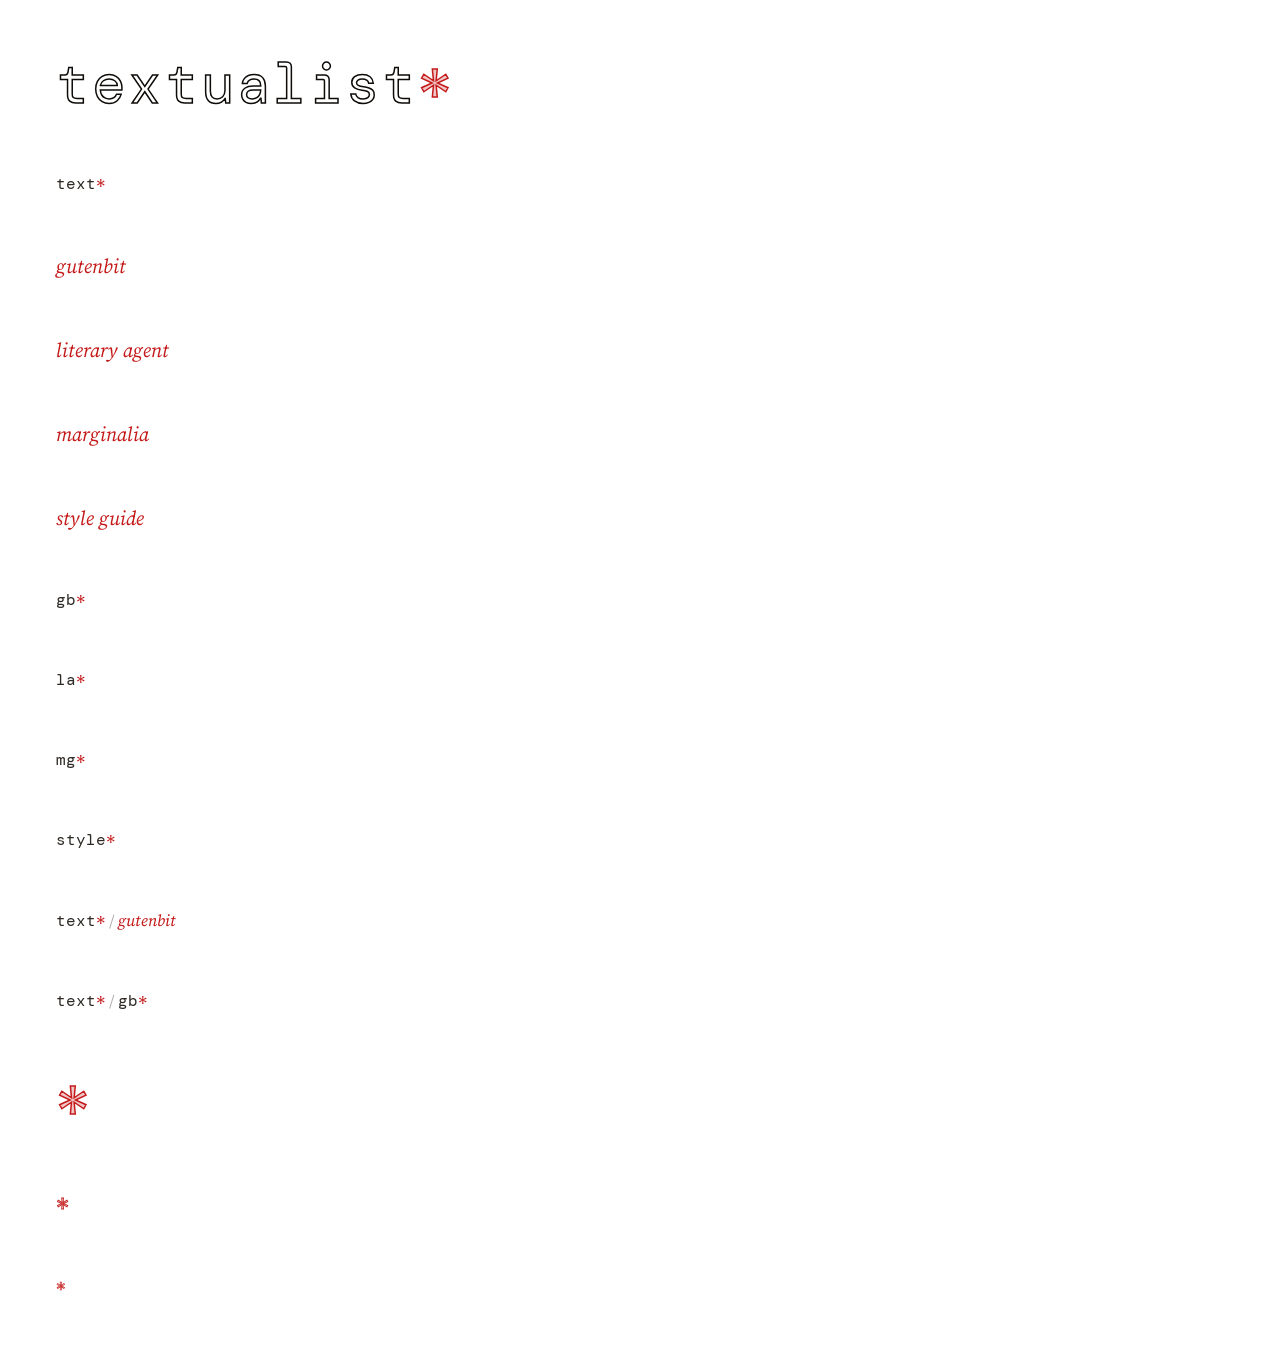
<file: scripts/brand-marks.html>
<!DOCTYPE html>
<html lang="en">
<head>
<meta charset="UTF-8">
<meta name="viewport" content="width=device-width, initial-scale=1.0">
<title>Brand Mark Export</title>
<link rel="preconnect" href="https://fonts.googleapis.com">
<link href="https://fonts.googleapis.com/css2?family=DM+Mono:wght@400&family=Source+Sans+3:ital,wght@0,300;0,400;0,500;0,600;0,700;1,300;1,400;1,500&family=Source+Serif+4:ital,opsz,wght@0,8..60,300;0,8..60,400;0,8..60,500;0,8..60,600;1,8..60,300;1,8..60,400;1,8..60,500;1,8..60,600&display=swap" rel="stylesheet">
<style>
  :root {
    --ink: #0e0b09;
    --paper: #f5f0e8;
    --red: #c41a1a;
    --muted: #2e2a26;
    --serif: 'Source Serif 4', Georgia, serif;
    --sans: 'Source Sans 3', system-ui, sans-serif;
    --mono: 'DM Mono', 'SF Mono', monospace;
  }

  @media (prefers-color-scheme: dark) {
    :root {
      --ink: #ede4d4;
      --paper: #1a1510;
      --red: #d44030;
      --muted: #b5a898;
    }
  }

  *, *::before, *::after { box-sizing: border-box; margin: 0; padding: 0; }
  html { font-size: 16px; }
  body {
    background: transparent;
    padding: 2rem;
  }

  .mark {
    display: table;
    background: transparent;
    padding: 1.5em;
    line-height: 1;
    margin-bottom: 1rem;
    text-align: center;
  }
</style>
</head>
<body>

  <!-- Display mark -->
  <div class="mark" id="display">
    <span style="font-family:var(--mono);font-size:3.5rem;font-weight:400;letter-spacing:0.04em;-webkit-text-stroke:1.5px var(--ink);color:transparent">textualist<span style="color:rgba(196,26,26,0.25);-webkit-text-stroke-color:var(--red)">*</span></span>
  </div>

  <!-- Nav mark -->
  <div class="mark" id="nav">
    <span style="font-family:var(--mono);font-size:1rem;font-weight:400;color:var(--muted)">text<span style="color:var(--red)">*</span></span>
  </div>

  <!-- Project full names -->
  <div class="mark" id="name-gutenbit">
    <span style="font-family:var(--serif);font-size:1.25rem;font-weight:400;font-style:italic;color:var(--red)">gutenbit</span>
  </div>

  <div class="mark" id="name-literary-agent">
    <span style="font-family:var(--serif);font-size:1.25rem;font-weight:400;font-style:italic;color:var(--red)">literary agent</span>
  </div>

  <div class="mark" id="name-marginalia">
    <span style="font-family:var(--serif);font-size:1.25rem;font-weight:400;font-style:italic;color:var(--red)">marginalia</span>
  </div>

  <div class="mark" id="name-style-guide">
    <span style="font-family:var(--serif);font-size:1.25rem;font-weight:400;font-style:italic;color:var(--red)">style guide</span>
  </div>

  <!-- Project abbreviations -->
  <div class="mark" id="abbr-gb">
    <span style="font-family:var(--mono);font-size:1rem;color:var(--muted)">gb<span style="color:var(--red)">*</span></span>
  </div>

  <div class="mark" id="abbr-la">
    <span style="font-family:var(--mono);font-size:1rem;color:var(--muted)">la<span style="color:var(--red)">*</span></span>
  </div>

  <div class="mark" id="abbr-mg">
    <span style="font-family:var(--mono);font-size:1rem;color:var(--muted)">mg<span style="color:var(--red)">*</span></span>
  </div>

  <div class="mark" id="abbr-style">
    <span style="font-family:var(--mono);font-size:1rem;color:var(--muted)">style<span style="color:var(--red)">*</span></span>
  </div>

  <!-- Breadcrumbs -->
  <div class="mark" id="breadcrumb-gutenbit">
    <span style="font-family:var(--mono);font-size:1rem;color:var(--muted)">text<span style="color:var(--red)">*</span></span>
    <span style="font-family:var(--sans);font-size:1rem;color:var(--muted);opacity:0.4"> / </span>
    <span style="font-family:var(--serif);font-size:1rem;font-weight:400;font-style:italic;color:var(--red)">gutenbit</span>
  </div>

  <div class="mark" id="breadcrumb-gb">
    <span style="font-family:var(--mono);font-size:1rem;color:var(--muted)">text<span style="color:var(--red)">*</span></span>
    <span style="font-family:var(--sans);font-size:1rem;color:var(--muted);opacity:0.4"> / </span>
    <span style="font-family:var(--mono);font-size:1rem;color:var(--muted)">gb<span style="color:var(--red)">*</span></span>
  </div>

  <!-- Asterisk ornaments -->
  <div class="mark" id="asterisk-lg">
    <span style="font-family:var(--mono);font-size:3.5rem;color:rgba(196,26,26,0.25);-webkit-text-stroke:1.5px var(--red);letter-spacing:0.04em">*</span>
  </div>

  <div class="mark" id="asterisk-md">
    <span style="font-family:var(--mono);font-size:1.4rem;color:rgba(196,26,26,0.25);-webkit-text-stroke:0.8px var(--red)">*</span>
  </div>

  <div class="mark" id="asterisk-sm">
    <span style="font-family:var(--mono);font-size:1rem;color:rgba(196,26,26,0.25);-webkit-text-stroke:0.6px var(--red)">*</span>
  </div>

</body>
</html>
</file>
<file: css/tokens.css>
/* ═══════════════════════════════════════
   textualist design system
   Shared tokens, base, and components
   ═══════════════════════════════════════ */

/* ─── Design Tokens: Light ─── */
:root {
  --ink: #0e0b09;
  --paper: #f5f0e8;
  --paper-rgb: 245,240,232;
  --red: #c41a1a;
  --red-dim: rgba(196,26,26,0.07);
  --red-fill: rgba(196,26,26,0.12);
  --muted: #2e2a26;
  --rule: rgba(14,11,9,0.12);
  --rule-strong: rgba(14,11,9,0.25);
  --card-bg: rgba(245,240,232,0.5);
  --card-bg-hover: rgba(245,240,232,0.85);
  --grain-blend: multiply;
  --grain-opacity: 0.3;
  --code-bg: rgba(14,11,9,0.05);
  --serif: 'Source Serif 4', Georgia, serif;
  --sans: 'Source Sans 3', system-ui, sans-serif;
  --mono: 'DM Mono', 'SF Mono', monospace;
}

/* ─── Design Tokens: Dark ─── */
@media (prefers-color-scheme: dark) {
  :root {
    --ink: #ede4d4;
    --paper: #1a1510;
    --paper-rgb: 26,21,16;
    --red: #d44030;
    --red-dim: rgba(212,64,48,0.12);
    --red-fill: rgba(212,64,48,0.12);
    --muted: #b5a898;
    --rule: rgba(237,228,212,0.1);
    --rule-strong: rgba(237,228,212,0.18);
    --card-bg: rgba(34,28,20,0.6);
    --card-bg-hover: rgba(44,36,26,0.85);
    --grain-blend: soft-light;
    --grain-opacity: 0.15;
    --code-bg: rgba(237,228,212,0.06);
  }

  .hero-title { -webkit-text-stroke-color: var(--muted); }
  .hero-star {
    color: rgba(212,64,48,0.25);
    -webkit-text-stroke-color: var(--red);
  }
  .project-mark {
    color: rgba(212,64,48,0.25);
    -webkit-text-stroke-color: var(--red);
  }
}

/* ─── Reset ─── */
*, *::before, *::after { box-sizing: border-box; margin: 0; padding: 0; }
html { font-size: 16px; scroll-behavior: smooth; background: var(--paper); }

body {
  background: var(--paper);
  color: var(--ink);
  font-family: var(--serif);
  min-height: 100vh;
  overflow-x: hidden;
  position: relative;
}

/* Paper grain texture */
body::before {
  content: '';
  position: fixed;
  inset: 0;
  z-index: 9999;
  pointer-events: none;
  opacity: var(--grain-opacity);
  background-image: url("data:image/svg+xml,%3Csvg viewBox='0 0 256 256' xmlns='http://www.w3.org/2000/svg'%3E%3Cfilter id='n'%3E%3CfeTurbulence type='fractalNoise' baseFrequency='0.85' numOctaves='4' stitchTiles='stitch'/%3E%3C/filter%3E%3Crect width='100%25' height='100%25' filter='url(%23n)' opacity='1'/%3E%3C/svg%3E");
  background-size: 200px 200px;
  mix-blend-mode: var(--grain-blend);
}

/* ─── Navigation ─── */
nav {
  display: flex;
  align-items: center;
  justify-content: space-between;
  padding: 1.2rem 3rem;
  padding-top: calc(1.2rem + env(safe-area-inset-top, 0px));
  padding-left: calc(3rem + env(safe-area-inset-left, 0px));
  padding-right: calc(3rem + env(safe-area-inset-right, 0px));
  border-bottom: 1px solid var(--rule);
  position: sticky;
  top: 0;
  -webkit-backdrop-filter: blur(14px);
  backdrop-filter: blur(14px);
  background: rgba(var(--paper-rgb), 0.92);
  z-index: 100;
}
nav::before {
  content: '';
  position: absolute;
  top: 0;
  left: 0;
  right: 0;
  height: env(safe-area-inset-top, 0px);
  background: var(--paper);
  z-index: 1;
  pointer-events: none;
}

.nav-left { display: flex; align-items: baseline; gap: 0.25rem; position: relative; z-index: 2; }

.nav-brand {
  font-family: var(--mono);
  font-size: 1rem;
  font-weight: 400;
  line-height: 1.375;
  color: var(--muted);
  text-decoration: none;
}
.nav-brand .brand-star { color: var(--red); }

.breadcrumb-sep {
  font-family: var(--sans);
  font-size: 1rem;
  color: var(--muted);
  opacity: 0.4;
}

.nav-project {
  font-family: var(--serif);
  font-size: 1rem;
  font-weight: 400;
  font-style: italic;
  color: var(--red);
  text-decoration: none;
  line-height: 1.15;
}
.nav-project:hover { color: var(--red); }

.nav-right { display: flex; align-items: center; gap: 1.8rem; position: relative; z-index: 2; }

.nav-link {
  font-family: var(--sans);
  font-size: 1rem;
  letter-spacing: 0.06em;
  text-transform: lowercase;
  color: var(--muted);
  text-decoration: none;
}
.nav-link:hover { color: var(--red); }

.nav-icon { color: var(--muted); display: flex; align-items: center; }
.nav-icon:hover { color: var(--red); }

/* ─── Section Label ─── */
.section-label {
  font-family: var(--sans);
  font-size: 0.75rem;
  font-weight: 500;
  letter-spacing: 0.12em;
  text-transform: uppercase;
  color: var(--muted);
  margin-bottom: 0.8rem;
}

/* ─── Code ─── */
code {
  font-family: var(--mono);
  font-size: 0.85em;
  background: var(--code-bg);
  padding: 0.15em 0.4em;
  border-radius: 2px;
}
pre {
  background: var(--code-bg);
  border: 1px solid var(--rule);
  border-radius: 2px;
  padding: 1.2rem 1.5rem;
  overflow-x: auto;
  margin: 1rem 0;
  font-family: var(--mono);
  font-size: 0.875rem;
  line-height: 1.7;
  color: var(--ink);
}

/* ─── Footer ─── */
.footer-wrap { border-top: 1px solid var(--rule); }
footer {
  padding: 3rem 3rem;
  padding-bottom: calc(3rem + env(safe-area-inset-bottom, 0px));
  padding-left: calc(3rem + env(safe-area-inset-left, 0px));
  padding-right: calc(3rem + env(safe-area-inset-right, 0px));
  max-width: 920px;
  margin: 0 auto;
}
.footer-inner {
  display: flex;
  align-items: center;
  justify-content: space-between;
  position: relative;
}
.footer-links {
  display: flex;
  gap: 1.4rem;
}
.footer-link {
  font-family: var(--sans);
  font-size: 0.75rem;
  letter-spacing: 0.06em;
  text-transform: lowercase;
  color: var(--muted);
  text-decoration: none;
}
.footer-link:hover { color: var(--red); }
.footer-copy {
  font-family: var(--sans);
  font-size: 0.75rem;
  letter-spacing: 0.06em;
  color: var(--muted);
}
.footer-copy-symbol { color: var(--red); }
.footer-ornament {
  font-family: var(--mono);
  font-size: 1rem;
  color: rgba(196,26,26,0.25);
  -webkit-text-stroke: 0.6px var(--red);
  position: absolute;
  left: 50%;
  transform: translateX(-50%);
}

/* ─── Responsive ─── */
@media (max-width: 680px) {
  nav {
    padding: 1rem 1.5rem;
    padding-top: calc(1rem + env(safe-area-inset-top, 0px));
    padding-left: calc(1.5rem + env(safe-area-inset-left, 0px));
    padding-right: calc(1.5rem + env(safe-area-inset-right, 0px));
  }
  .breadcrumb-sep,
  .nav-project { display: none; }
  footer {
    padding: 2rem 1.5rem;
    padding-bottom: calc(2rem + env(safe-area-inset-bottom, 0px));
    padding-left: calc(1.5rem + env(safe-area-inset-left, 0px));
    padding-right: calc(1.5rem + env(safe-area-inset-right, 0px));
  }
}
</file>
